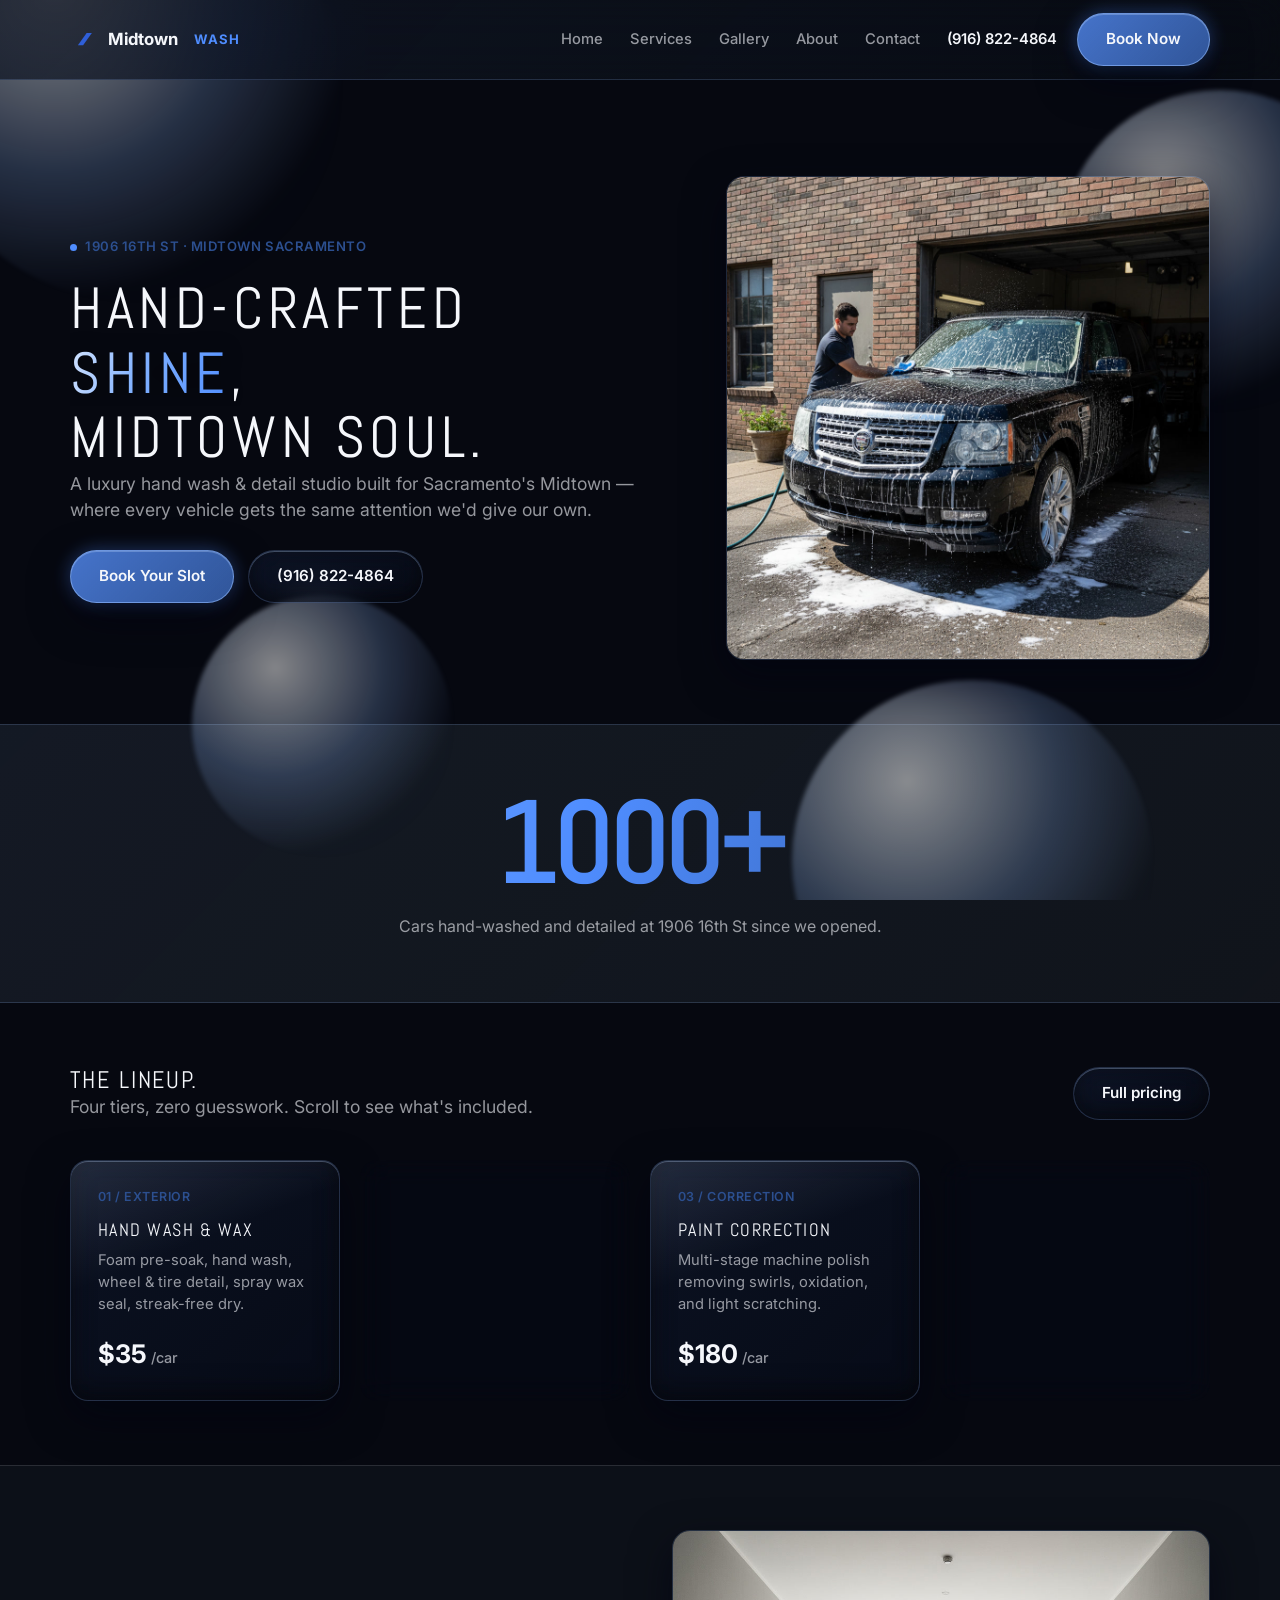
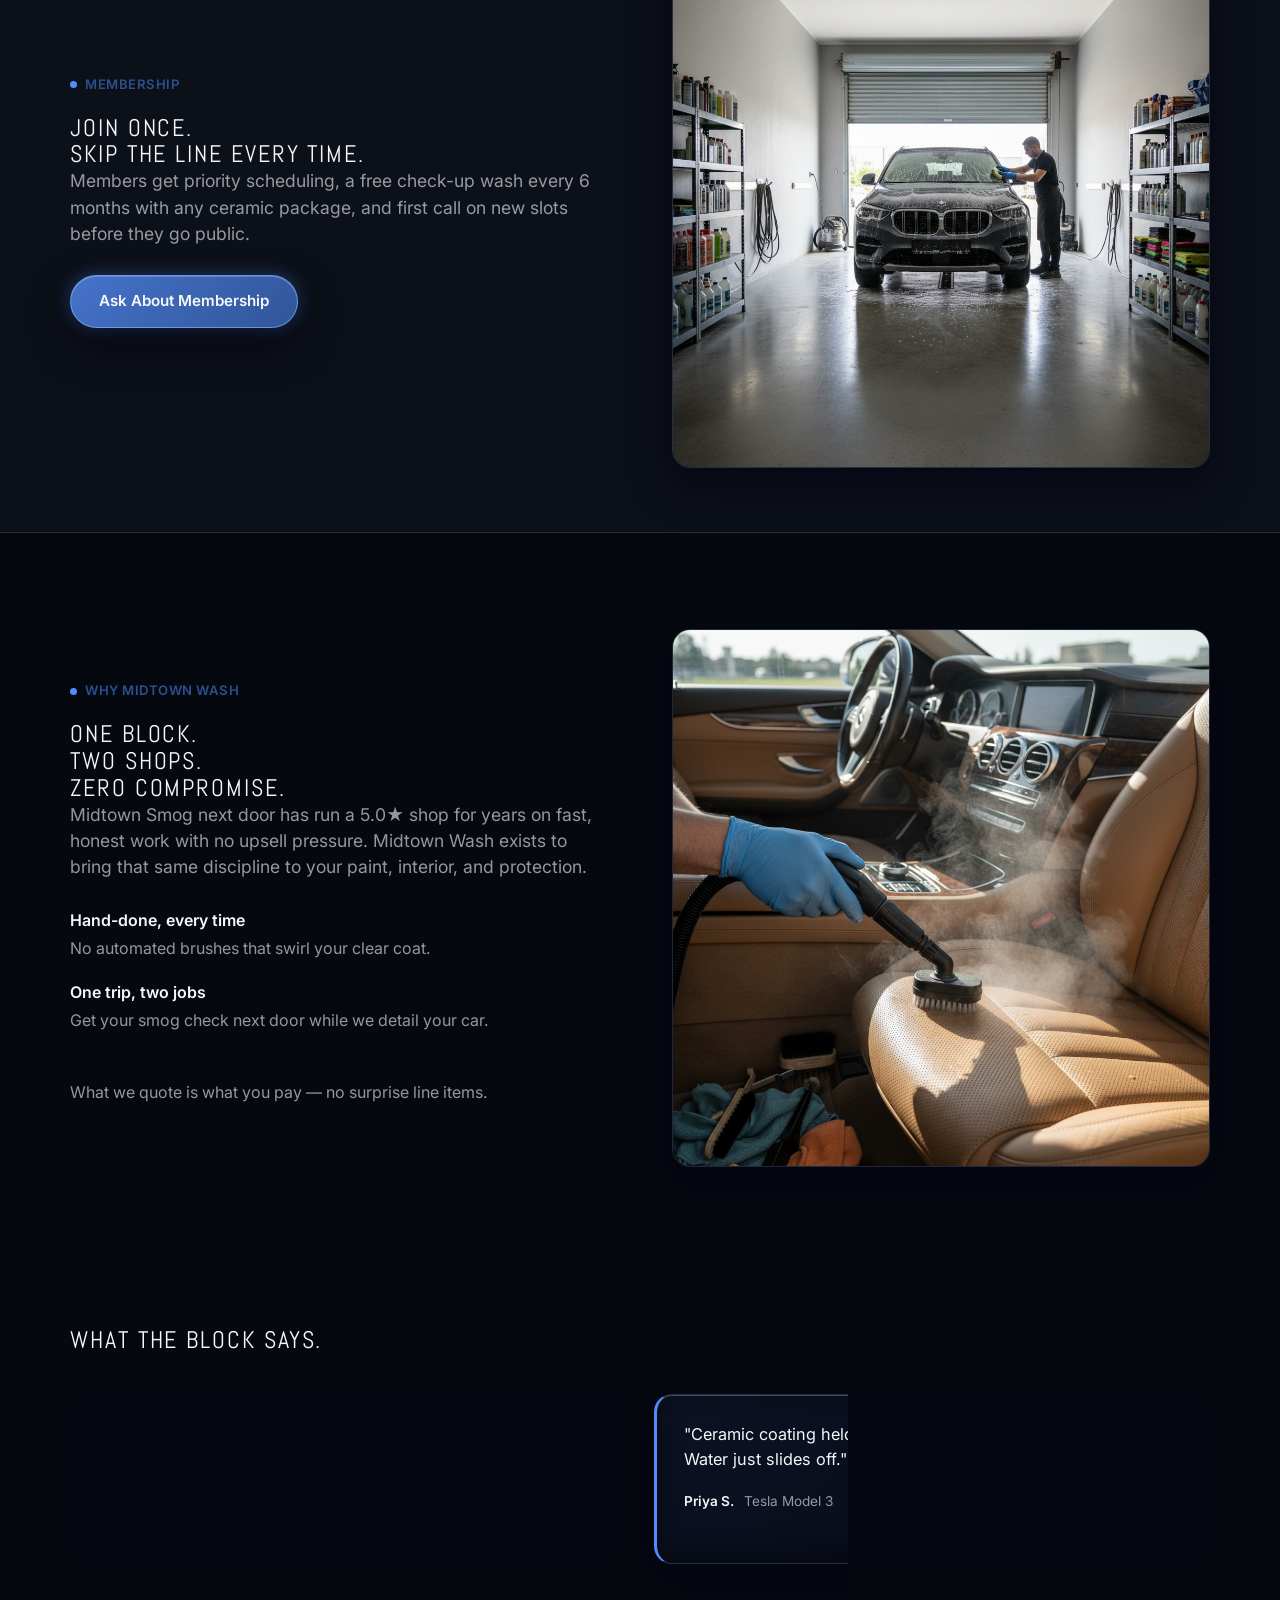
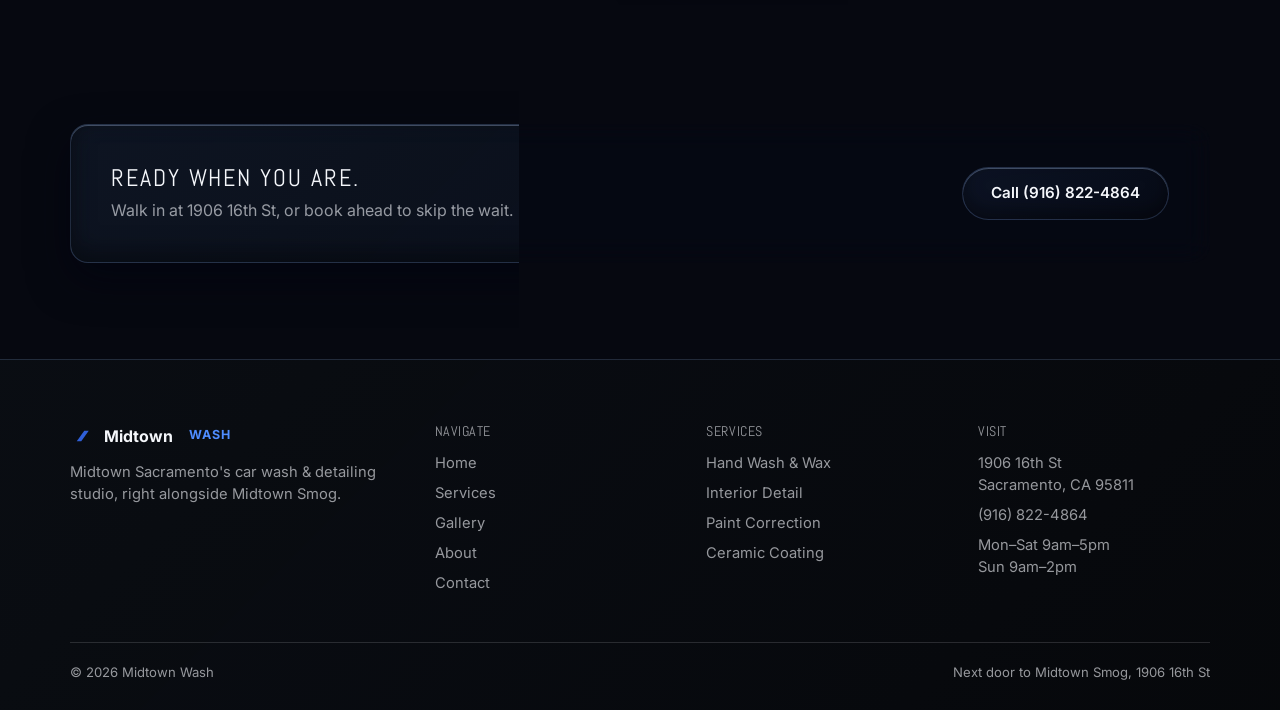
<file: index.html>
<!DOCTYPE html>
<html lang="en">
<head>
<meta charset="UTF-8">
<meta name="viewport" content="width=device-width, initial-scale=1.0">
<title>Midtown Wash — Hand Car Wash &amp; Detailing, Sacramento</title>
<meta name="description" content="Midtown Wash is Midtown Sacramento's hand car wash and detailing studio at 1906 16th St, alongside Midtown Smog. Hand wash, full detail, paint correction, ceramic coating. (916) 822-4864.">
<link rel="icon" href="data:,">
<link rel="stylesheet" href="css/main.css">
</head>
<body>

<div class="bokeh-field">
  <div class="bokeh-orb orb-1"></div>
  <div class="bokeh-orb orb-2"></div>
  <div class="bokeh-orb orb-3"></div>
  <div class="bokeh-orb orb-4"></div>
</div>

<header>
  <nav class="nav">
    <a href="index.html" class="brand">
      <svg viewBox="0 0 32 32" fill="none"><path d="M9 23 L19 9 H25 L15 23 Z" fill="#2f5fd8"/></svg>
      Midtown<span class="brand-sub">Wash</span>
    </a>
    <div class="nav-links">
      <a href="index.html">Home</a>
      <a href="services.html">Services</a>
      <a href="gallery.html">Gallery</a>
      <a href="about.html">About</a>
      <a href="contact.html">Contact</a>
    </div>
    <div class="nav-cta">
      <a href="tel:19168224864" class="nav-phone">(916) 822-4864</a>
      <a href="contact.html" class="btn btn-signal">Book Now</a>
    </div>
    <button class="nav-toggle" aria-label="Menu">
      <svg viewBox="0 0 24 24" fill="none" stroke="currentColor" stroke-width="2"><path d="M4 6h16M4 12h16M4 18h16"/></svg>
    </button>
  </nav>
</header>

<section class="hero">
  <div class="container hero-grid">
    <div>
      <div class="hero-kicker"><span class="dot"></span>1906 16th St · Midtown Sacramento</div>
      <h1 data-lines>Hand-Crafted <span class="text-gradient-accent">Shine</span>,<br>Midtown Soul.</h1>
      <p class="lede">A luxury hand wash &amp; detail studio built for Sacramento's Midtown — where every vehicle gets the same attention we'd give our own.</p>
      <div class="hero-actions">
        <a href="contact.html" class="btn btn-signal">Book Your Slot</a>
        <a href="tel:19168224864" class="btn btn-outline">(916) 822-4864</a>
      </div>
    </div>
    <div class="hero-image">
      <img src="assets/images/hero-exterior-wash.png" alt="Car being hand washed at Midtown Wash">
    </div>
  </div>
</section>

<section class="flex-band">
  <div class="container">
    <div class="flex-number" data-count-to="1000" data-count-suffix="+">0</div>
    <p class="flex-label">Cars hand-washed and detailed at 1906 16th St since we opened.</p>
  </div>
</section>

<section class="section-tight">
  <div class="container">
    <div class="strip-head">
      <div>
        <h2>The lineup.</h2>
        <p class="lede">Four tiers, zero guesswork. Scroll to see what's included.</p>
      </div>
      <a href="services.html" class="btn btn-outline">Full pricing</a>
    </div>
    <div class="service-strip">
      <div class="service-card">
        <span class="service-num">01 / Exterior</span>
        <h3>Hand Wash &amp; Wax</h3>
        <p>Foam pre-soak, hand wash, wheel &amp; tire detail, spray wax seal, streak-free dry.</p>
        <div class="service-price">$35<span> /car</span></div>
      </div>
      <div class="service-card">
        <span class="service-num">02 / Interior</span>
        <h3>Full Interior Detail</h3>
        <p>Deep vacuum, steam-cleaned seats and carpets, dash degrease, odor treatment.</p>
        <div class="service-price">$120<span> /car</span></div>
      </div>
      <div class="service-card">
        <span class="service-num">03 / Correction</span>
        <h3>Paint Correction</h3>
        <p>Multi-stage machine polish removing swirls, oxidation, and light scratching.</p>
        <div class="service-price">$180<span> /car</span></div>
      </div>
      <div class="service-card">
        <span class="service-num">04 / Protection</span>
        <h3>Ceramic Coating</h3>
        <p>Decontamination, polish, and a professional-grade coating that beads water for years.</p>
        <div class="service-price">$450<span> /car</span></div>
      </div>
    </div>
  </div>
</section>

<section class="section-tight" style="background:var(--paper-dim);border-top:1px solid var(--line-light);border-bottom:1px solid var(--line-light);">
  <div class="container split">
    <div>
      <div class="hero-kicker"><span class="dot"></span>Membership</div>
      <h2>Join once.<br>Skip the line every time.</h2>
      <p class="lede">Members get priority scheduling, a free check-up wash every 6 months with any ceramic package, and first call on new slots before they go public.</p>
      <a href="contact.html" class="btn btn-signal" style="margin-top:28px;display:inline-flex;">Ask About Membership</a>
    </div>
    <img src="assets/images/garage-bay-wide.png" alt="Midtown Wash detail bay">
  </div>
</section>

<section>
  <div class="container split">
    <div>
      <div class="hero-kicker"><span class="dot"></span>Why Midtown Wash</div>
      <h2>One block.<br>Two shops.<br>Zero compromise.</h2>
      <p class="lede">Midtown Smog next door has run a 5.0★ shop for years on fast, honest work with no upsell pressure. Midtown Wash exists to bring that same discipline to your paint, interior, and protection.</p>
      <dl class="fact-list">
        <dt>Hand-done, every time</dt>
        <dd>No automated brushes that swirl your clear coat.</dd>
        <dt>One trip, two jobs</dt>
        <dd>Get your smog check next door while we detail your car.</dd>
        <dt>Transparent pricing</dt>
        <dd>What we quote is what you pay — no surprise line items.</dd>
      </dl>
    </div>
    <img src="assets/images/interior-steam.png" alt="Interior steam cleaning at Midtown Wash">
  </div>
</section>

<section class="section-tight">
  <div class="container">
    <h2>What the block says.</h2>
    <div class="quote-row">
      <div class="quote-card">
        <p>"Got my smog check next door and had them detail my interior while I waited. Car looked brand new — same efficient, no-nonsense energy as the smog shop."</p>
        <div class="quote-meta"><span>Marcus T.</span><span>Honda Accord</span></div>
      </div>
      <div class="quote-card">
        <p>"Ceramic coating held up through a full Sacramento summer. Water just slides off."</p>
        <div class="quote-meta"><span>Priya S.</span><span>Tesla Model 3</span></div>
      </div>
    </div>
  </div>
</section>

<section>
  <div class="container">
    <div class="cta-band">
      <div>
        <h2>Ready when you are.</h2>
        <p>Walk in at 1906 16th St, or book ahead to skip the wait.</p>
      </div>
      <div style="display:flex;gap:14px;flex-wrap:wrap;">
        <a href="contact.html" class="btn btn-signal">Book Now</a>
        <a href="tel:19168224864" class="btn btn-outline">Call (916) 822-4864</a>
      </div>
    </div>
  </div>
</section>

<footer>
  <div class="container">
    <div class="footer-grid">
      <div>
        <a href="index.html" class="footer-brand">
          <svg viewBox="0 0 32 32" fill="none"><path d="M9 23 L19 9 H25 L15 23 Z" fill="#2f5fd8"/></svg>
          Midtown<span class="brand-sub">Wash</span>
        </a>
        <p>Midtown Sacramento's car wash &amp; detailing studio, right alongside Midtown Smog.</p>
      </div>
      <div>
        <h4>Navigate</h4>
        <ul>
          <li><a href="index.html">Home</a></li>
          <li><a href="services.html">Services</a></li>
          <li><a href="gallery.html">Gallery</a></li>
          <li><a href="about.html">About</a></li>
          <li><a href="contact.html">Contact</a></li>
        </ul>
      </div>
      <div>
        <h4>Services</h4>
        <ul>
          <li><a href="services.html#wash">Hand Wash &amp; Wax</a></li>
          <li><a href="services.html#interior">Interior Detail</a></li>
          <li><a href="services.html#correction">Paint Correction</a></li>
          <li><a href="services.html#ceramic">Ceramic Coating</a></li>
        </ul>
      </div>
      <div>
        <h4>Visit</h4>
        <ul>
          <li>1906 16th St<br>Sacramento, CA 95811</li>
          <li><a href="tel:19168224864">(916) 822-4864</a></li>
          <li>Mon–Sat 9am–5pm<br>Sun 9am–2pm</li>
        </ul>
      </div>
    </div>
    <div class="footer-bottom">
      <span>© 2026 Midtown Wash</span>
      <span>Next door to Midtown Smog, 1906 16th St</span>
    </div>
  </div>
</footer>

<div class="call-bar">
  <a href="tel:19168224864">Call Now — (916) 822-4864</a>
</div>

<script src="js/motion.js"></script>
<script src="js/main.js"></script>
</body>
</html>
</file>
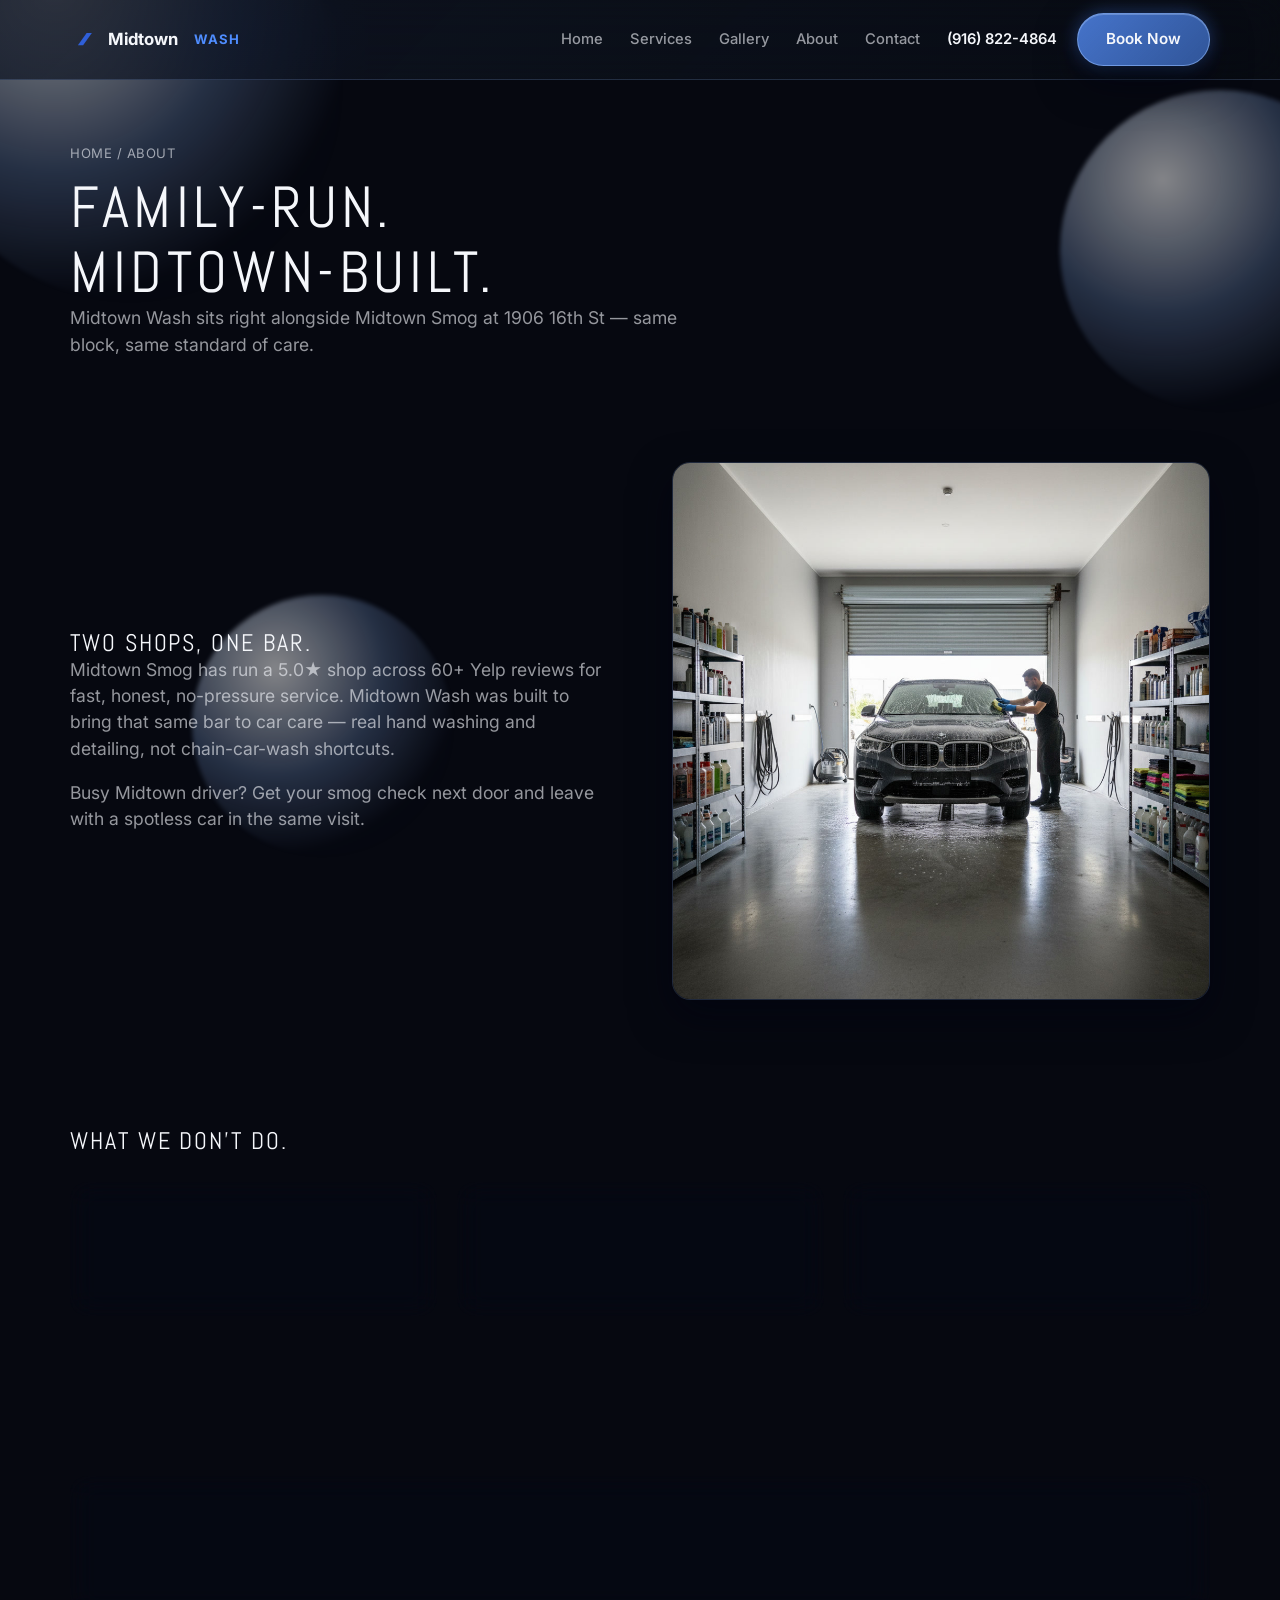
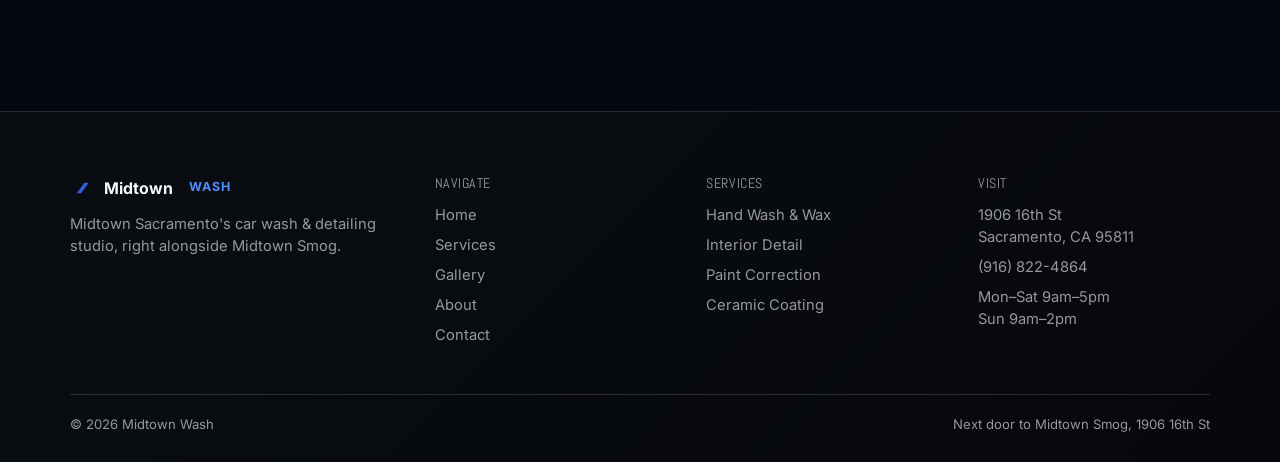
<file: about.html>
<!DOCTYPE html>
<html lang="en">
<head>
<meta charset="UTF-8">
<meta name="viewport" content="width=device-width, initial-scale=1.0">
<title>About — Midtown Wash</title>
<meta name="description" content="Midtown Wash is a family-run car wash and detail studio at 1906 16th St, Sacramento, operating alongside Midtown Smog.">
<link rel="icon" href="data:,">
<link rel="stylesheet" href="css/main.css">
</head>
<body>

<div class="bokeh-field">
  <div class="bokeh-orb orb-1"></div>
  <div class="bokeh-orb orb-2"></div>
  <div class="bokeh-orb orb-3"></div>
  <div class="bokeh-orb orb-4"></div>
</div>

<header>
  <nav class="nav">
    <a href="index.html" class="brand">
      <svg viewBox="0 0 32 32" fill="none"><path d="M9 23 L19 9 H25 L15 23 Z" fill="#2f5fd8"/></svg>
      Midtown<span class="brand-sub">Wash</span>
    </a>
    <div class="nav-links">
      <a href="index.html">Home</a>
      <a href="services.html">Services</a>
      <a href="gallery.html">Gallery</a>
      <a href="about.html">About</a>
      <a href="contact.html">Contact</a>
    </div>
    <div class="nav-cta">
      <a href="tel:19168224864" class="nav-phone">(916) 822-4864</a>
      <a href="contact.html" class="btn btn-signal">Book Now</a>
    </div>
    <button class="nav-toggle" aria-label="Menu">
      <svg viewBox="0 0 24 24" fill="none" stroke="currentColor" stroke-width="2"><path d="M4 6h16M4 12h16M4 18h16"/></svg>
    </button>
  </nav>
</header>

<section class="page-header">
  <div class="container">
    <div class="breadcrumb">Home / About</div>
    <h1 data-lines>Family-run.<br>Midtown-built.</h1>
    <p class="lede">Midtown Wash sits right alongside Midtown Smog at 1906 16th St — same block, same standard of care.</p>
  </div>
</section>

<section class="section-tight">
  <div class="container split">
    <div>
      <h2>Two shops, one bar.</h2>
      <p class="lede">Midtown Smog has run a 5.0★ shop across 60+ Yelp reviews for fast, honest, no-pressure service. Midtown Wash was built to bring that same bar to car care — real hand washing and detailing, not chain-car-wash shortcuts.</p>
      <p class="lede" style="margin-top:18px;">Busy Midtown driver? Get your smog check next door and leave with a spotless car in the same visit.</p>
    </div>
    <img src="assets/images/garage-bay-wide.png" alt="Midtown Wash garage bay">
  </div>
</section>

<section class="section-tight">
  <div class="container">
    <h2>What we don't do.</h2>
    <div class="bento">
      <div class="bento-cell span-2">
        <div class="bento-label">No upsells</div>
        <p style="color:var(--paper-ink-dim);font-size:.92rem;margin-top:6px;">What we quote is what you pay. If your car needs more, we tell you before — not after.</p>
      </div>
      <div class="bento-cell span-2">
        <div class="bento-label">No automated brushes</div>
        <p style="color:var(--paper-ink-dim);font-size:.92rem;margin-top:6px;">Every wash is hand-done. Machines swirl paint — hands and the right products don't.</p>
      </div>
      <div class="bento-cell span-2">
        <div class="bento-label">No second stop</div>
        <p style="color:var(--paper-ink-dim);font-size:.92rem;margin-top:6px;">1906 16th St covers your smog check and your car wash in one trip.</p>
      </div>
    </div>
  </div>
</section>

<section>
  <div class="container">
    <div class="cta-band">
      <div>
        <h2>Come see the shop.</h2>
        <p>1906 16th St, Sacramento, CA 95811 — open 7 days.</p>
      </div>
      <div style="display:flex;gap:14px;flex-wrap:wrap;">
        <a href="contact.html" class="btn btn-signal">Book Now</a>
        <a href="tel:19168224864" class="btn btn-outline">(916) 822-4864</a>
      </div>
    </div>
  </div>
</section>

<footer>
  <div class="container">
    <div class="footer-grid">
      <div>
        <a href="index.html" class="footer-brand">
          <svg viewBox="0 0 32 32" fill="none"><path d="M9 23 L19 9 H25 L15 23 Z" fill="#2f5fd8"/></svg>
          Midtown<span class="brand-sub">Wash</span>
        </a>
        <p>Midtown Sacramento's car wash &amp; detailing studio, right alongside Midtown Smog.</p>
      </div>
      <div>
        <h4>Navigate</h4>
        <ul>
          <li><a href="index.html">Home</a></li>
          <li><a href="services.html">Services</a></li>
          <li><a href="gallery.html">Gallery</a></li>
          <li><a href="about.html">About</a></li>
          <li><a href="contact.html">Contact</a></li>
        </ul>
      </div>
      <div>
        <h4>Services</h4>
        <ul>
          <li><a href="services.html#wash">Hand Wash &amp; Wax</a></li>
          <li><a href="services.html#interior">Interior Detail</a></li>
          <li><a href="services.html#correction">Paint Correction</a></li>
          <li><a href="services.html#ceramic">Ceramic Coating</a></li>
        </ul>
      </div>
      <div>
        <h4>Visit</h4>
        <ul>
          <li>1906 16th St<br>Sacramento, CA 95811</li>
          <li><a href="tel:19168224864">(916) 822-4864</a></li>
          <li>Mon–Sat 9am–5pm<br>Sun 9am–2pm</li>
        </ul>
      </div>
    </div>
    <div class="footer-bottom">
      <span>© 2026 Midtown Wash</span>
      <span>Next door to Midtown Smog, 1906 16th St</span>
    </div>
  </div>
</footer>

<div class="call-bar">
  <a href="tel:19168224864">Call Now — (916) 822-4864</a>
</div>

<script src="js/motion.js"></script>
<script src="js/main.js"></script>
</body>
</html>
</file>
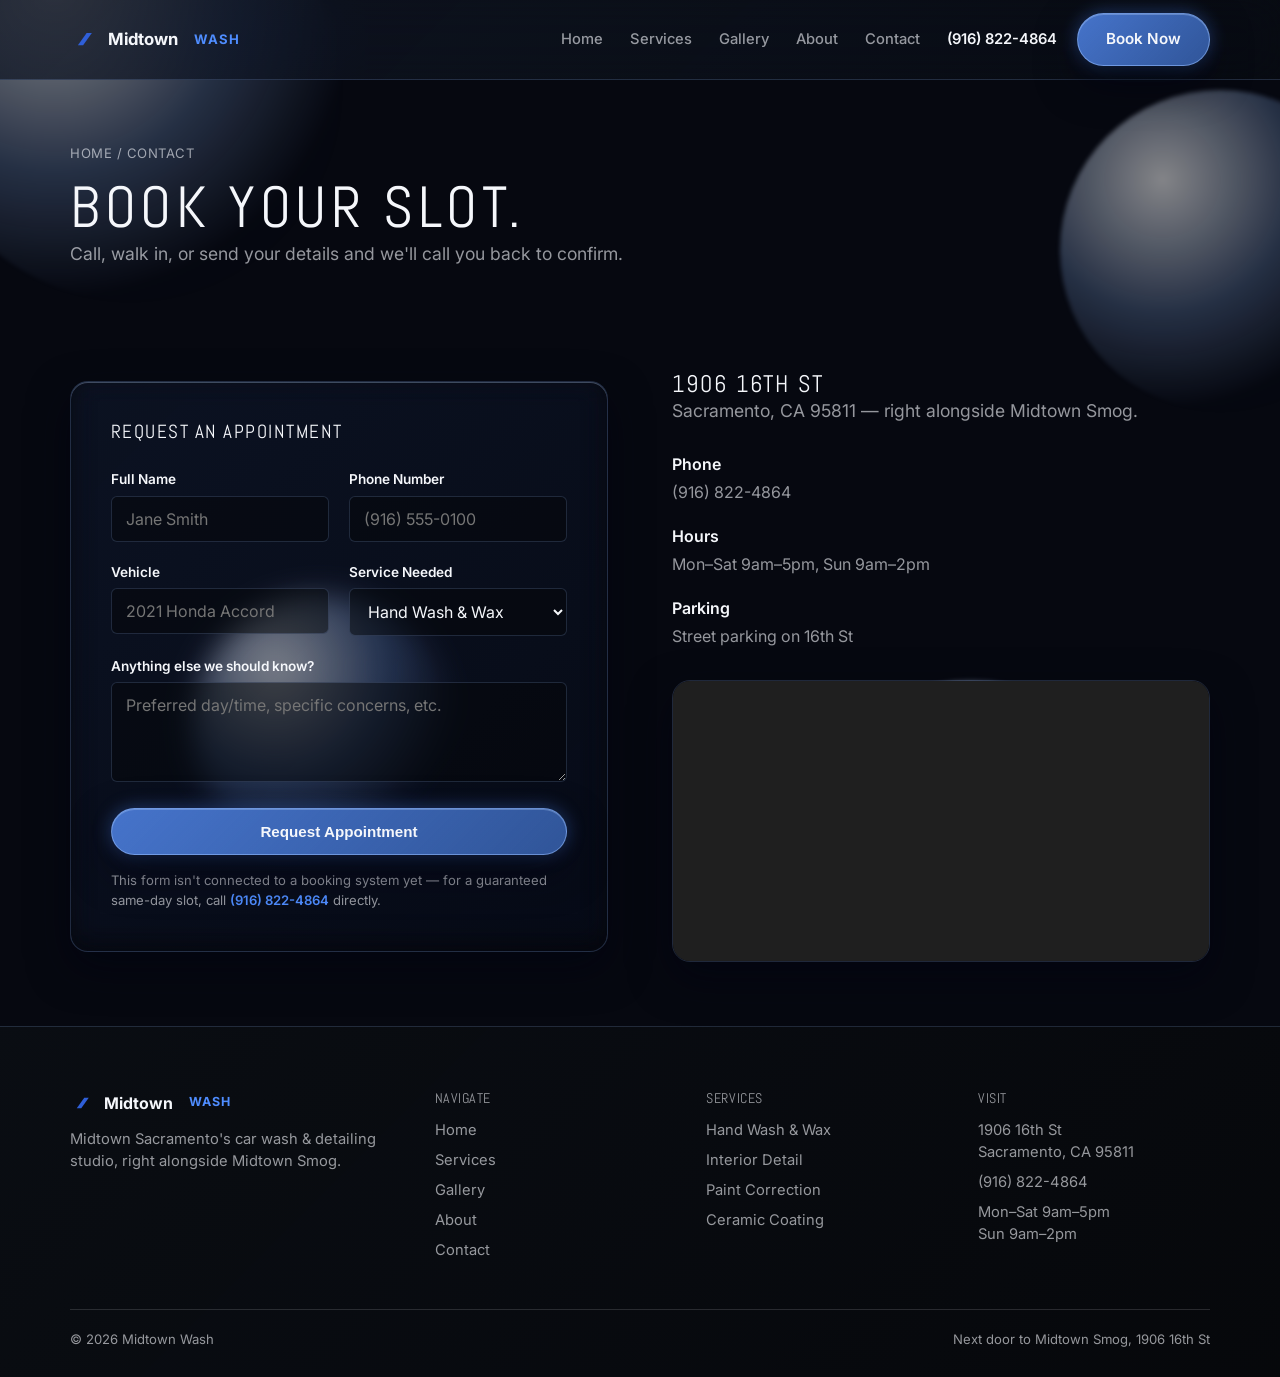
<file: contact.html>
<!DOCTYPE html>
<html lang="en">
<head>
<meta charset="UTF-8">
<meta name="viewport" content="width=device-width, initial-scale=1.0">
<title>Contact &amp; Book — Midtown Wash</title>
<meta name="description" content="Book your wash or detail at Midtown Wash, 1906 16th St, Sacramento, CA 95811. Call (916) 822-4864.">
<link rel="icon" href="data:,">
<link rel="stylesheet" href="css/main.css">
</head>
<body>

<div class="bokeh-field">
  <div class="bokeh-orb orb-1"></div>
  <div class="bokeh-orb orb-2"></div>
  <div class="bokeh-orb orb-3"></div>
  <div class="bokeh-orb orb-4"></div>
</div>

<header>
  <nav class="nav">
    <a href="index.html" class="brand">
      <svg viewBox="0 0 32 32" fill="none"><path d="M9 23 L19 9 H25 L15 23 Z" fill="#2f5fd8"/></svg>
      Midtown<span class="brand-sub">Wash</span>
    </a>
    <div class="nav-links">
      <a href="index.html">Home</a>
      <a href="services.html">Services</a>
      <a href="gallery.html">Gallery</a>
      <a href="about.html">About</a>
      <a href="contact.html">Contact</a>
    </div>
    <div class="nav-cta">
      <a href="tel:19168224864" class="nav-phone">(916) 822-4864</a>
      <a href="contact.html" class="btn btn-signal">Book Now</a>
    </div>
    <button class="nav-toggle" aria-label="Menu">
      <svg viewBox="0 0 24 24" fill="none" stroke="currentColor" stroke-width="2"><path d="M4 6h16M4 12h16M4 18h16"/></svg>
    </button>
  </nav>
</header>

<section class="page-header">
  <div class="container">
    <div class="breadcrumb">Home / Contact</div>
    <h1 data-lines>Book your slot.</h1>
    <p class="lede">Call, walk in, or send your details and we'll call you back to confirm.</p>
  </div>
</section>

<section class="section-tight">
  <div class="container split">
    <div class="form-card">
      <h3 style="margin-bottom:26px;">Request an Appointment</h3>
      <form id="contact-form">
        <div class="form-row">
          <div><label for="name">Full Name</label><input type="text" id="name" name="name" placeholder="Jane Smith" required></div>
          <div><label for="phone">Phone Number</label><input type="tel" id="phone" name="phone" placeholder="(916) 555-0100" required></div>
        </div>
        <div class="form-row">
          <div><label for="vehicle">Vehicle</label><input type="text" id="vehicle" name="vehicle" placeholder="2021 Honda Accord"></div>
          <div>
            <label for="service">Service Needed</label>
            <select id="service" name="service">
              <option>Hand Wash &amp; Wax</option>
              <option>Full Interior Detail</option>
              <option>Paint Correction</option>
              <option>Ceramic Coating</option>
              <option>Not sure — recommend something</option>
            </select>
          </div>
        </div>
        <div class="form-row">
          <div class="full"><label for="message">Anything else we should know?</label><textarea id="message" name="message" placeholder="Preferred day/time, specific concerns, etc."></textarea></div>
        </div>
        <button type="submit" class="btn btn-signal btn-block">Request Appointment</button>
        <p style="font-size:.82rem;color:var(--paper-ink-dim);margin-top:16px;">
          This form isn't connected to a booking system yet — for a guaranteed same-day slot, call
          <a href="tel:19168224864" style="color:var(--accent);font-weight:600;">(916) 822-4864</a> directly.
        </p>
      </form>
    </div>

    <div>
      <h2>1906 16th St</h2>
      <p class="lede">Sacramento, CA 95811 — right alongside Midtown Smog.</p>
      <dl class="fact-list">
        <dt>Phone</dt><dd><a href="tel:19168224864">(916) 822-4864</a></dd>
        <dt>Hours</dt><dd>Mon–Sat 9am–5pm, Sun 9am–2pm</dd>
        <dt>Parking</dt><dd>Street parking on 16th St</dd>
      </dl>
      <div class="map-wrap" style="margin-top:32px;">
        <iframe src="https://www.google.com/maps?q=1906+16th+St,+Sacramento,+CA+95811&output=embed" loading="lazy" referrerpolicy="no-referrer-when-downgrade"></iframe>
      </div>
    </div>
  </div>
</section>

<footer>
  <div class="container">
    <div class="footer-grid">
      <div>
        <a href="index.html" class="footer-brand">
          <svg viewBox="0 0 32 32" fill="none"><path d="M9 23 L19 9 H25 L15 23 Z" fill="#2f5fd8"/></svg>
          Midtown<span class="brand-sub">Wash</span>
        </a>
        <p>Midtown Sacramento's car wash &amp; detailing studio, right alongside Midtown Smog.</p>
      </div>
      <div>
        <h4>Navigate</h4>
        <ul>
          <li><a href="index.html">Home</a></li>
          <li><a href="services.html">Services</a></li>
          <li><a href="gallery.html">Gallery</a></li>
          <li><a href="about.html">About</a></li>
          <li><a href="contact.html">Contact</a></li>
        </ul>
      </div>
      <div>
        <h4>Services</h4>
        <ul>
          <li><a href="services.html#wash">Hand Wash &amp; Wax</a></li>
          <li><a href="services.html#interior">Interior Detail</a></li>
          <li><a href="services.html#correction">Paint Correction</a></li>
          <li><a href="services.html#ceramic">Ceramic Coating</a></li>
        </ul>
      </div>
      <div>
        <h4>Visit</h4>
        <ul>
          <li>1906 16th St<br>Sacramento, CA 95811</li>
          <li><a href="tel:19168224864">(916) 822-4864</a></li>
          <li>Mon–Sat 9am–5pm<br>Sun 9am–2pm</li>
        </ul>
      </div>
    </div>
    <div class="footer-bottom">
      <span>© 2026 Midtown Wash</span>
      <span>Next door to Midtown Smog, 1906 16th St</span>
    </div>
  </div>
</footer>

<div class="call-bar">
  <a href="tel:19168224864">Call Now — (916) 822-4864</a>
</div>

<script src="js/motion.js"></script>
<script src="js/main.js"></script>
</body>
</html>
</file>
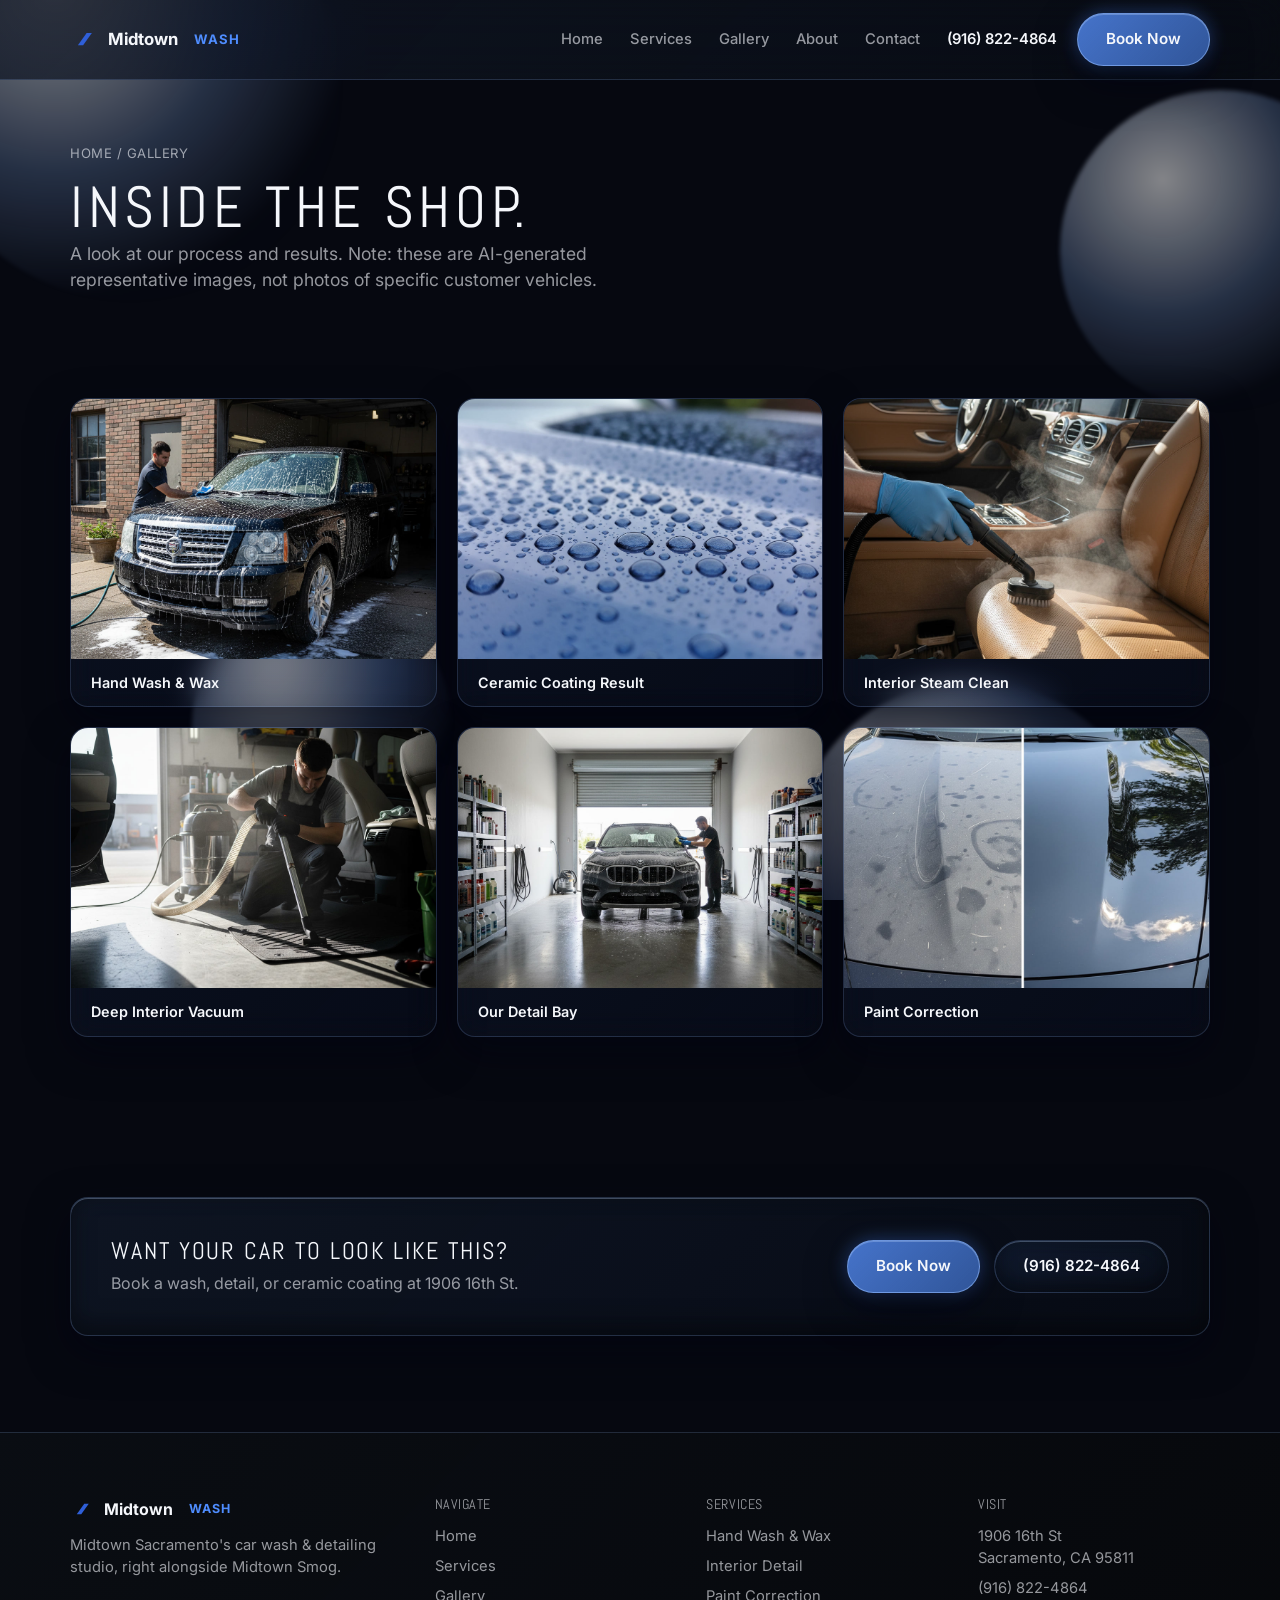
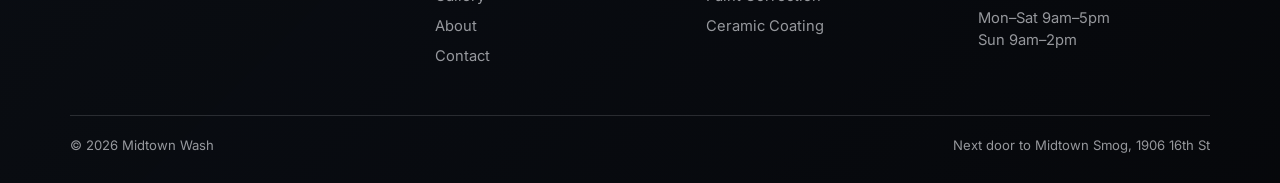
<file: gallery.html>
<!DOCTYPE html>
<html lang="en">
<head>
<meta charset="UTF-8">
<meta name="viewport" content="width=device-width, initial-scale=1.0">
<title>Gallery — Midtown Wash</title>
<meta name="description" content="See Midtown Wash's process: hand washes, interior details, paint correction, ceramic coating. 1906 16th St, Sacramento.">
<link rel="icon" href="data:,">
<link rel="stylesheet" href="css/main.css">
</head>
<body>

<div class="bokeh-field">
  <div class="bokeh-orb orb-1"></div>
  <div class="bokeh-orb orb-2"></div>
  <div class="bokeh-orb orb-3"></div>
  <div class="bokeh-orb orb-4"></div>
</div>

<header>
  <nav class="nav">
    <a href="index.html" class="brand">
      <svg viewBox="0 0 32 32" fill="none"><path d="M9 23 L19 9 H25 L15 23 Z" fill="#2f5fd8"/></svg>
      Midtown<span class="brand-sub">Wash</span>
    </a>
    <div class="nav-links">
      <a href="index.html">Home</a>
      <a href="services.html">Services</a>
      <a href="gallery.html">Gallery</a>
      <a href="about.html">About</a>
      <a href="contact.html">Contact</a>
    </div>
    <div class="nav-cta">
      <a href="tel:19168224864" class="nav-phone">(916) 822-4864</a>
      <a href="contact.html" class="btn btn-signal">Book Now</a>
    </div>
    <button class="nav-toggle" aria-label="Menu">
      <svg viewBox="0 0 24 24" fill="none" stroke="currentColor" stroke-width="2"><path d="M4 6h16M4 12h16M4 18h16"/></svg>
    </button>
  </nav>
</header>

<section class="page-header">
  <div class="container">
    <div class="breadcrumb">Home / Gallery</div>
    <h1 data-lines>Inside the shop.</h1>
    <p class="lede">A look at our process and results. Note: these are AI-generated representative images, not photos of specific customer vehicles.</p>
  </div>
</section>

<section class="section-tight">
  <div class="container">
    <div class="gallery-grid">
      <div class="g-item"><img src="assets/images/hero-exterior-wash.png" alt="Hand wash in progress"><div class="cap">Hand Wash &amp; Wax</div></div>
      <div class="g-item"><img src="assets/images/ceramic-beading.png" alt="Ceramic coating water beading"><div class="cap">Ceramic Coating Result</div></div>
      <div class="g-item"><img src="assets/images/interior-steam.png" alt="Steam cleaning interior"><div class="cap">Interior Steam Clean</div></div>
      <div class="g-item"><img src="assets/images/interior-vacuum.png" alt="Vacuuming interior"><div class="cap">Deep Interior Vacuum</div></div>
      <div class="g-item"><img src="assets/images/garage-bay-wide.png" alt="Garage bay"><div class="cap">Our Detail Bay</div></div>
      <div class="g-item"><img src="assets/images/before-after-paint.png" alt="Before/after paint correction"><div class="cap">Paint Correction</div></div>
    </div>
  </div>
</section>

<section>
  <div class="container">
    <div class="cta-band">
      <div>
        <h2>Want your car to look like this?</h2>
        <p>Book a wash, detail, or ceramic coating at 1906 16th St.</p>
      </div>
      <div style="display:flex;gap:14px;flex-wrap:wrap;">
        <a href="contact.html" class="btn btn-signal">Book Now</a>
        <a href="tel:19168224864" class="btn btn-outline">(916) 822-4864</a>
      </div>
    </div>
  </div>
</section>

<footer>
  <div class="container">
    <div class="footer-grid">
      <div>
        <a href="index.html" class="footer-brand">
          <svg viewBox="0 0 32 32" fill="none"><path d="M9 23 L19 9 H25 L15 23 Z" fill="#2f5fd8"/></svg>
          Midtown<span class="brand-sub">Wash</span>
        </a>
        <p>Midtown Sacramento's car wash &amp; detailing studio, right alongside Midtown Smog.</p>
      </div>
      <div>
        <h4>Navigate</h4>
        <ul>
          <li><a href="index.html">Home</a></li>
          <li><a href="services.html">Services</a></li>
          <li><a href="gallery.html">Gallery</a></li>
          <li><a href="about.html">About</a></li>
          <li><a href="contact.html">Contact</a></li>
        </ul>
      </div>
      <div>
        <h4>Services</h4>
        <ul>
          <li><a href="services.html#wash">Hand Wash &amp; Wax</a></li>
          <li><a href="services.html#interior">Interior Detail</a></li>
          <li><a href="services.html#correction">Paint Correction</a></li>
          <li><a href="services.html#ceramic">Ceramic Coating</a></li>
        </ul>
      </div>
      <div>
        <h4>Visit</h4>
        <ul>
          <li>1906 16th St<br>Sacramento, CA 95811</li>
          <li><a href="tel:19168224864">(916) 822-4864</a></li>
          <li>Mon–Sat 9am–5pm<br>Sun 9am–2pm</li>
        </ul>
      </div>
    </div>
    <div class="footer-bottom">
      <span>© 2026 Midtown Wash</span>
      <span>Next door to Midtown Smog, 1906 16th St</span>
    </div>
  </div>
</footer>

<div class="call-bar">
  <a href="tel:19168224864">Call Now — (916) 822-4864</a>
</div>

<script src="js/motion.js"></script>
<script src="js/main.js"></script>
</body>
</html>
</file>
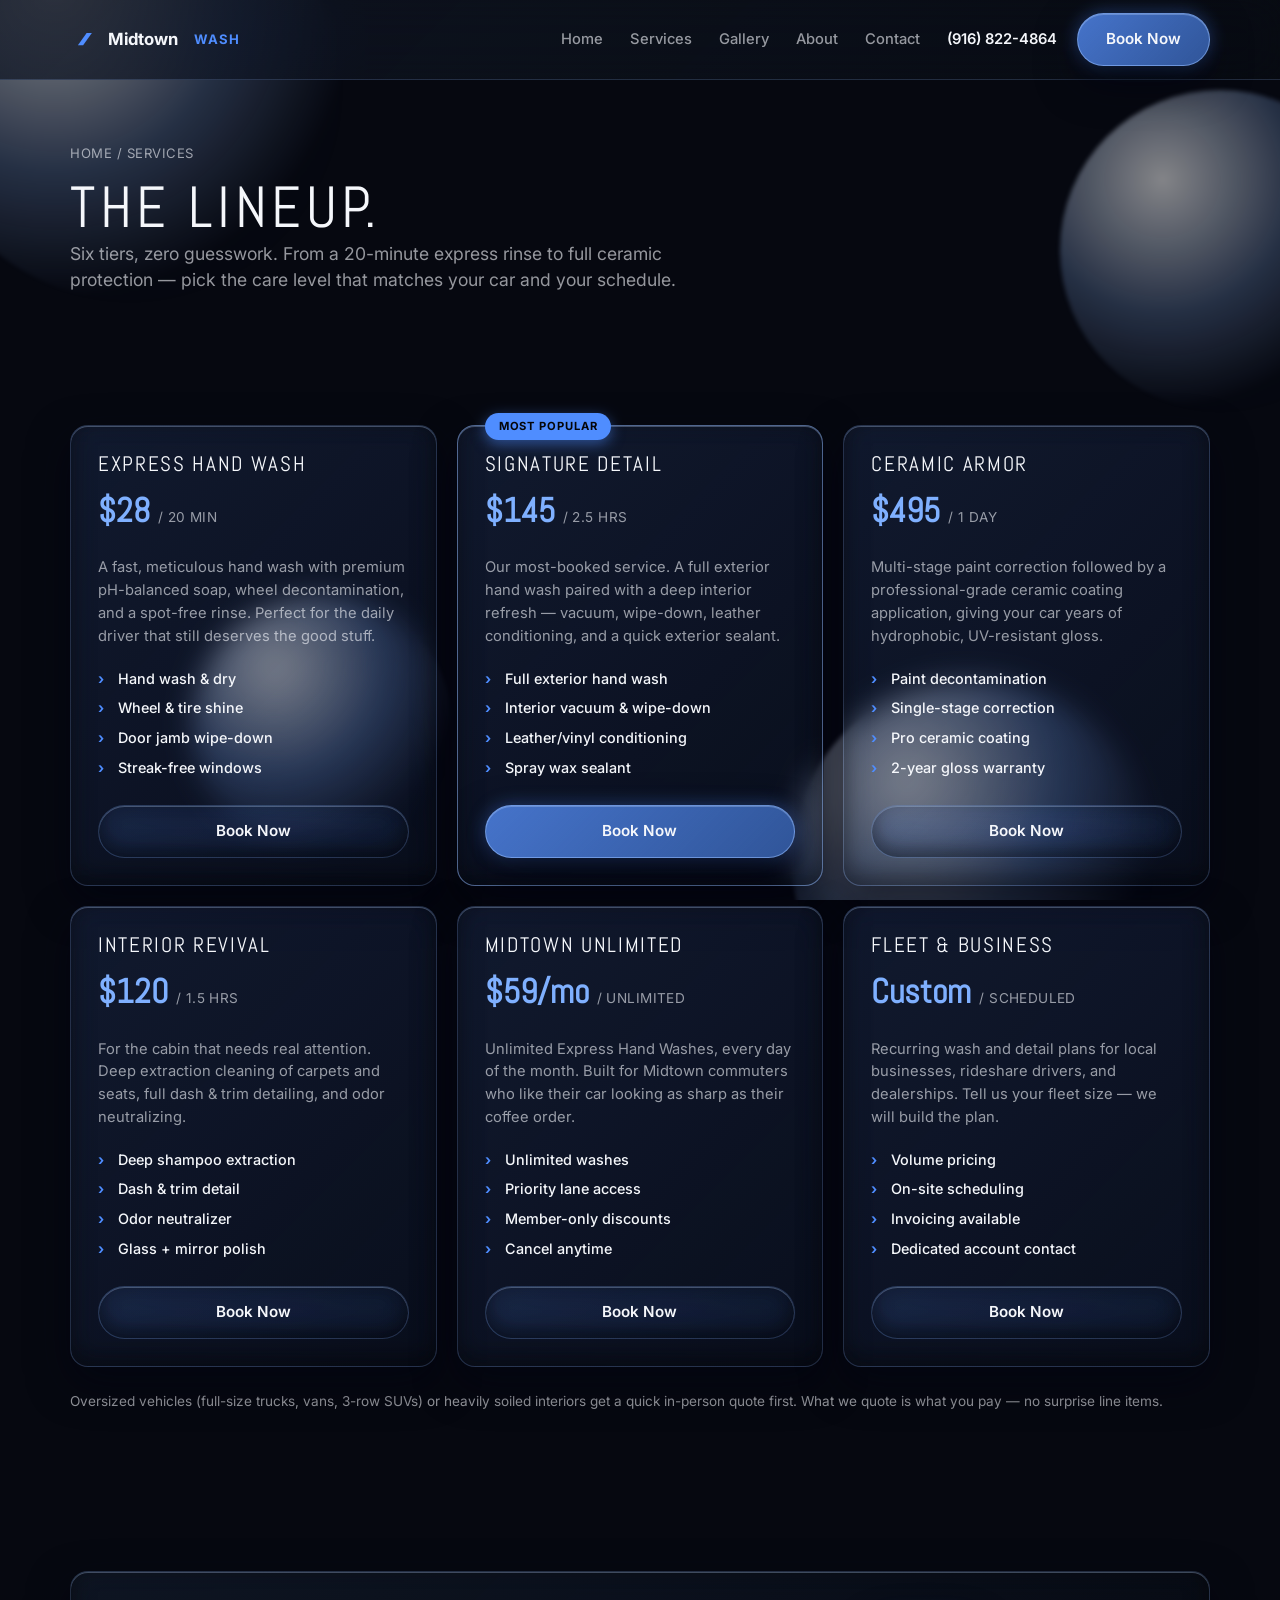
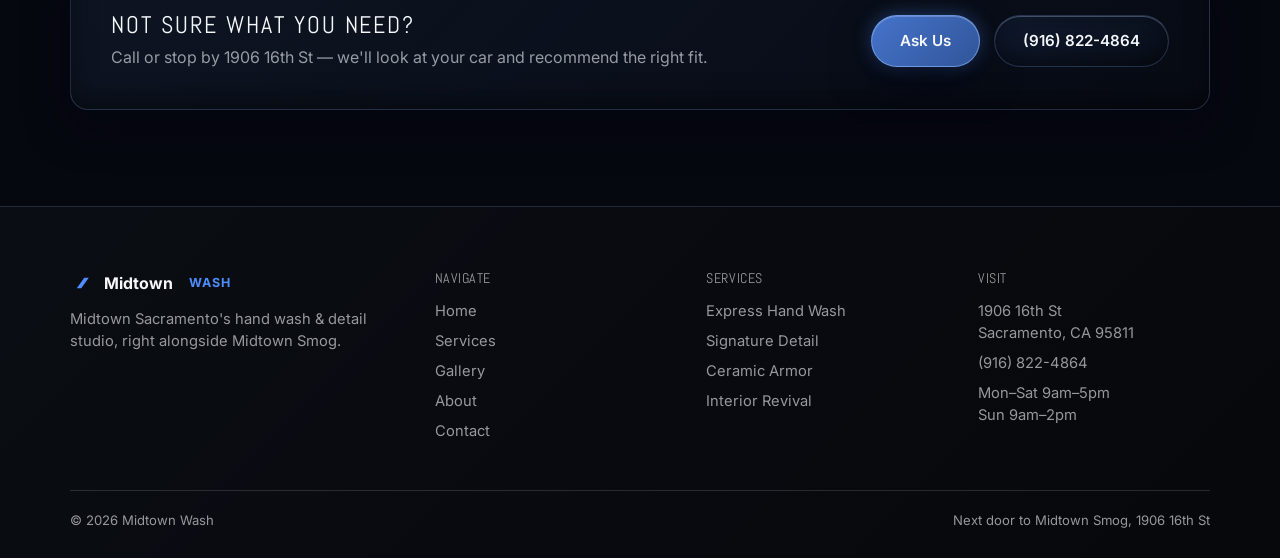
<file: services.html>
<!DOCTYPE html>
<html lang="en">
<head>
<meta charset="UTF-8">
<meta name="viewport" content="width=device-width, initial-scale=1.0">
<title>Services &amp; Pricing — Midtown Wash</title>
<meta name="description" content="Midtown Wash pricing: Express Hand Wash, Signature Detail, Ceramic Armor, Interior Revival, Midtown Unlimited membership, and Fleet plans. 1906 16th St, Sacramento.">
<link rel="icon" href="data:,">
<link rel="stylesheet" href="css/main.css">
</head>
<body>

<div class="bokeh-field">
  <div class="bokeh-orb orb-1"></div>
  <div class="bokeh-orb orb-2"></div>
  <div class="bokeh-orb orb-3"></div>
  <div class="bokeh-orb orb-4"></div>
</div>

<header>
  <nav class="nav">
    <a href="index.html" class="brand">
      <svg viewBox="0 0 32 32" fill="none"><path d="M9 23 L19 9 H25 L15 23 Z" fill="#4f8dff"/></svg>
      Midtown<span class="brand-sub">Wash</span>
    </a>
    <div class="nav-links">
      <a href="index.html">Home</a>
      <a href="services.html">Services</a>
      <a href="gallery.html">Gallery</a>
      <a href="about.html">About</a>
      <a href="contact.html">Contact</a>
    </div>
    <div class="nav-cta">
      <a href="tel:19168224864" class="nav-phone">(916) 822-4864</a>
      <a href="contact.html" class="btn btn-signal">Book Now</a>
    </div>
    <button class="nav-toggle" aria-label="Menu">
      <svg viewBox="0 0 24 24" fill="none" stroke="currentColor" stroke-width="2"><path d="M4 6h16M4 12h16M4 18h16"/></svg>
    </button>
  </nav>
</header>

<section class="page-header">
  <div class="container">
    <div class="breadcrumb">Home / Services</div>
    <h1 data-lines>The lineup.</h1>
    <p class="lede">Six tiers, zero guesswork. From a 20-minute express rinse to full ceramic protection — pick the care level that matches your car and your schedule.</p>
  </div>
</section>

<section class="section-tight">
  <div class="container">
    <div class="pricing-grid">

      <div class="pricing-card">
        <h3>Express Hand Wash</h3>
        <div class="pricing-price"><span class="amount">$28</span><span class="duration">/ 20 min</span></div>
        <p class="pricing-desc">A fast, meticulous hand wash with premium pH-balanced soap, wheel decontamination, and a spot-free rinse. Perfect for the daily driver that still deserves the good stuff.</p>
        <ul>
          <li>Hand wash &amp; dry</li>
          <li>Wheel &amp; tire shine</li>
          <li>Door jamb wipe-down</li>
          <li>Streak-free windows</li>
        </ul>
        <a href="contact.html" class="btn btn-outline btn-block">Book Now</a>
      </div>

      <div class="pricing-card featured">
        <span class="pricing-badge">Most Popular</span>
        <h3>Signature Detail</h3>
        <div class="pricing-price"><span class="amount">$145</span><span class="duration">/ 2.5 hrs</span></div>
        <p class="pricing-desc">Our most-booked service. A full exterior hand wash paired with a deep interior refresh — vacuum, wipe-down, leather conditioning, and a quick exterior sealant.</p>
        <ul>
          <li>Full exterior hand wash</li>
          <li>Interior vacuum &amp; wipe-down</li>
          <li>Leather/vinyl conditioning</li>
          <li>Spray wax sealant</li>
        </ul>
        <a href="contact.html" class="btn btn-signal btn-block">Book Now</a>
      </div>

      <div class="pricing-card">
        <h3>Ceramic Armor</h3>
        <div class="pricing-price"><span class="amount">$495</span><span class="duration">/ 1 day</span></div>
        <p class="pricing-desc">Multi-stage paint correction followed by a professional-grade ceramic coating application, giving your car years of hydrophobic, UV-resistant gloss.</p>
        <ul>
          <li>Paint decontamination</li>
          <li>Single-stage correction</li>
          <li>Pro ceramic coating</li>
          <li>2-year gloss warranty</li>
        </ul>
        <a href="contact.html" class="btn btn-outline btn-block">Book Now</a>
      </div>

      <div class="pricing-card">
        <h3>Interior Revival</h3>
        <div class="pricing-price"><span class="amount">$120</span><span class="duration">/ 1.5 hrs</span></div>
        <p class="pricing-desc">For the cabin that needs real attention. Deep extraction cleaning of carpets and seats, full dash &amp; trim detailing, and odor neutralizing.</p>
        <ul>
          <li>Deep shampoo extraction</li>
          <li>Dash &amp; trim detail</li>
          <li>Odor neutralizer</li>
          <li>Glass + mirror polish</li>
        </ul>
        <a href="contact.html" class="btn btn-outline btn-block">Book Now</a>
      </div>

      <div class="pricing-card">
        <h3>Midtown Unlimited</h3>
        <div class="pricing-price"><span class="amount">$59/mo</span><span class="duration">/ Unlimited</span></div>
        <p class="pricing-desc">Unlimited Express Hand Washes, every day of the month. Built for Midtown commuters who like their car looking as sharp as their coffee order.</p>
        <ul>
          <li>Unlimited washes</li>
          <li>Priority lane access</li>
          <li>Member-only discounts</li>
          <li>Cancel anytime</li>
        </ul>
        <a href="contact.html" class="btn btn-outline btn-block">Book Now</a>
      </div>

      <div class="pricing-card">
        <h3>Fleet &amp; Business</h3>
        <div class="pricing-price"><span class="amount">Custom</span><span class="duration">/ Scheduled</span></div>
        <p class="pricing-desc">Recurring wash and detail plans for local businesses, rideshare drivers, and dealerships. Tell us your fleet size — we will build the plan.</p>
        <ul>
          <li>Volume pricing</li>
          <li>On-site scheduling</li>
          <li>Invoicing available</li>
          <li>Dedicated account contact</li>
        </ul>
        <a href="contact.html" class="btn btn-outline btn-block">Book Now</a>
      </div>

    </div>
    <p style="color:var(--paper-ink-dim);font-size:.85rem;margin-top:24px;">Oversized vehicles (full-size trucks, vans, 3-row SUVs) or heavily soiled interiors get a quick in-person quote first. What we quote is what you pay — no surprise line items.</p>
  </div>
</section>

<section>
  <div class="container">
    <div class="cta-band">
      <div>
        <h2>Not sure what you need?</h2>
        <p>Call or stop by 1906 16th St — we'll look at your car and recommend the right fit.</p>
      </div>
      <div style="display:flex;gap:14px;flex-wrap:wrap;">
        <a href="contact.html" class="btn btn-signal">Ask Us</a>
        <a href="tel:19168224864" class="btn btn-outline">(916) 822-4864</a>
      </div>
    </div>
  </div>
</section>

<footer>
  <div class="container">
    <div class="footer-grid">
      <div>
        <a href="index.html" class="footer-brand">
          <svg viewBox="0 0 32 32" fill="none"><path d="M9 23 L19 9 H25 L15 23 Z" fill="#4f8dff"/></svg>
          Midtown<span class="brand-sub">Wash</span>
        </a>
        <p>Midtown Sacramento's hand wash &amp; detail studio, right alongside Midtown Smog.</p>
      </div>
      <div>
        <h4>Navigate</h4>
        <ul>
          <li><a href="index.html">Home</a></li>
          <li><a href="services.html">Services</a></li>
          <li><a href="gallery.html">Gallery</a></li>
          <li><a href="about.html">About</a></li>
          <li><a href="contact.html">Contact</a></li>
        </ul>
      </div>
      <div>
        <h4>Services</h4>
        <ul>
          <li><a href="services.html">Express Hand Wash</a></li>
          <li><a href="services.html">Signature Detail</a></li>
          <li><a href="services.html">Ceramic Armor</a></li>
          <li><a href="services.html">Interior Revival</a></li>
        </ul>
      </div>
      <div>
        <h4>Visit</h4>
        <ul>
          <li>1906 16th St<br>Sacramento, CA 95811</li>
          <li><a href="tel:19168224864">(916) 822-4864</a></li>
          <li>Mon–Sat 9am–5pm<br>Sun 9am–2pm</li>
        </ul>
      </div>
    </div>
    <div class="footer-bottom">
      <span>© 2026 Midtown Wash</span>
      <span>Next door to Midtown Smog, 1906 16th St</span>
    </div>
  </div>
</footer>

<div class="call-bar">
  <a href="tel:19168224864">Call Now — (916) 822-4864</a>
</div>

<script src="js/motion.js"></script>
<script src="js/main.js"></script>
</body>
</html>
</file>
<file: css/main.css>
/* ============================================================
   MIDTOWN WASH — main.css
   "Frutiger Aero / Liquid Glass": deep ink background, blue accent,
   frosted glass material on nav/cards/buttons, bokeh ambient orbs,
   Bodoni Moda display type over Inter body copy.
   ============================================================ */

@import url("tokens.css");

*, *::before, *::after { box-sizing: border-box; }
html { scroll-behavior: smooth; }
body {
  margin: 0;
  font-family: var(--font-sans);
  background: var(--paper);
  color: var(--paper-ink);
  -webkit-font-smoothing: antialiased;
  line-height: 1.5;
  position: relative;
}
img { max-width: 100%; display: block; }
a { color: inherit; text-decoration: none; }
ul { list-style: none; margin: 0; padding: 0; }
h1, h2, h3, h4 { margin: 0; font-family: var(--font-display); font-weight: 400; letter-spacing: 0.08em; line-height: 1.12; text-transform: uppercase; }
p { margin: 0; }

::selection { background: var(--accent); color: #050608; }

.text-gradient-accent {
  background: linear-gradient(110deg, #d6e6ff 0%, var(--accent-light) 45%, var(--accent) 100%);
  -webkit-background-clip: text;
  background-clip: text;
  color: transparent;
  filter: drop-shadow(0 2px 10px rgba(0,0,0,0.6));
}

/* ---------- Ambient bokeh orbs (fixed, behind all content) ---------- */
.bokeh-field {
  pointer-events: none;
  position: fixed;
  inset: 0;
  z-index: 0;
  overflow: hidden;
}
.bokeh-orb {
  position: absolute;
  border-radius: 999px;
  filter: blur(2px);
  background: radial-gradient(
    circle at 32% 28%,
    rgb(255 255 255 / 0.5),
    rgb(150 190 255 / 0.22) 42%,
    rgb(20 30 50 / 0.02) 72%
  );
}
.orb-1 { width: 420px; height: 420px; top: -120px; left: -80px; }
.orb-2 { width: 320px; height: 320px; top: 10%; right: -100px; }
.orb-3 { width: 260px; height: 260px; bottom: 5%; left: 15%; }
.orb-4 { width: 360px; height: 360px; bottom: -140px; right: 10%; }

/* ---------- Liquid glass material (applied to nav/cards/buttons) ---------- */
.glass {
  position: relative;
  isolation: isolate;
  background: rgb(var(--glass-tint) / 0.6);
  border: 1px solid var(--glass-border);
  box-shadow: var(--glass-shadow);
}
@supports ((backdrop-filter: blur(1px)) or (-webkit-backdrop-filter: blur(1px))) {
  .glass {
    background: linear-gradient(135deg, rgb(var(--glass-tint) / 0.13), rgb(var(--glass-tint) / 0.045));
    -webkit-backdrop-filter: blur(var(--glass-blur)) saturate(var(--glass-saturate));
    backdrop-filter: blur(var(--glass-blur)) saturate(var(--glass-saturate));
  }
}
.glass::before {
  content: "";
  position: absolute;
  inset: 0;
  z-index: -1;
  border-radius: inherit;
  pointer-events: none;
  background: linear-gradient(158deg, var(--glass-highlight), transparent 38%);
  opacity: 0.5;
}
.glass {
  box-shadow:
    var(--glass-shadow),
    inset 0 1px 0 var(--glass-highlight),
    inset 0 -10px 24px var(--glass-inner-shadow);
}

.container {
  max-width: 1180px;
  margin: 0 auto;
  padding: 0 var(--space-3);
  position: relative;
  z-index: 1;
}

section { padding: var(--space-7) 0; }
.section-tight { padding: var(--space-6) 0; }
.page-header { padding: var(--space-6) 0 var(--space-5); }

.lede { font-size: 1.1rem; color: var(--paper-ink-dim); max-width: 56ch; }

/* ---------- Buttons ---------- */
.btn {
  display: inline-flex;
  align-items: center;
  justify-content: center;
  gap: 8px;
  padding: 14px 28px;
  border-radius: var(--radius-pill);
  font-weight: 600;
  font-size: 0.95rem;
  border: 1px solid transparent;
  cursor: pointer;
  transition: transform 0.18s ease, background 0.18s ease, border-color 0.18s ease, color 0.18s ease;
  white-space: nowrap;
}
.btn:hover { transform: translateY(-2px); }
.btn-signal {
  position: relative;
  isolation: isolate;
  background: linear-gradient(135deg, rgb(var(--glass-tint) / 0.5), var(--accent-dim) 120%), var(--accent);
  background-blend-mode: normal;
  color: var(--bone);
  border: 1px solid rgb(150 190 255 / 0.55);
  box-shadow: var(--glass-shadow), inset 0 1px 0 var(--glass-highlight), 0 0 18px rgb(79 141 255 / 0.4);
}
.btn-signal:hover { filter: brightness(1.08); box-shadow: var(--glass-shadow), inset 0 1px 0 var(--glass-highlight), 0 0 26px rgb(79 141 255 / 0.55); }
.btn-outline {
  background: rgb(var(--glass-tint) / 0.6);
  border: 1px solid var(--glass-border);
  color: var(--paper-ink);
  box-shadow: inset 0 1px 0 var(--glass-highlight), inset 0 -8px 18px var(--glass-inner-shadow);
}
@supports ((backdrop-filter: blur(1px)) or (-webkit-backdrop-filter: blur(1px))) {
  .btn-outline {
    background: linear-gradient(135deg, rgb(var(--glass-tint) / 0.14), rgb(var(--glass-tint) / 0.04));
    -webkit-backdrop-filter: blur(var(--glass-blur)) saturate(var(--glass-saturate));
    backdrop-filter: blur(var(--glass-blur)) saturate(var(--glass-saturate));
  }
}
.btn-outline:hover { border-color: var(--accent-light); }
.btn-block { width: 100%; }

/* ---------- Header / Nav ---------- */
header {
  position: sticky;
  top: 0;
  z-index: 50;
  background: linear-gradient(135deg, rgb(var(--glass-tint) / 0.16), rgb(var(--glass-tint) / 0.05)), rgb(5 6 8 / 0.7);
  border-bottom: 1px solid var(--glass-border);
}
@supports ((backdrop-filter: blur(1px)) or (-webkit-backdrop-filter: blur(1px))) {
  header {
    -webkit-backdrop-filter: blur(22px) saturate(160%);
    backdrop-filter: blur(22px) saturate(160%);
  }
}
.nav {
  max-width: 1180px;
  margin: 0 auto;
  padding: var(--space-2) var(--space-3);
  display: flex;
  align-items: center;
  gap: var(--space-4);
}
.brand {
  display: flex;
  align-items: center;
  gap: 10px;
  font-weight: 700;
  font-size: 1.05rem;
  color: var(--bone);
  margin-right: auto;
}
.brand svg { width: 28px; height: 28px; flex-shrink: 0; }
.brand-sub {
  color: var(--accent);
  font-weight: 700;
  letter-spacing: 0.08em;
  text-transform: uppercase;
  font-size: 0.78em;
  margin-left: 6px;
}
.nav-links { display: flex; align-items: center; gap: var(--space-4); }
.nav-links a {
  color: var(--ink-dim);
  font-size: 0.92rem;
  font-weight: 500;
  transition: color 0.15s ease;
}
.nav-links a:hover { color: var(--bone); }
.nav-cta { display: flex; align-items: center; gap: var(--space-3); }
.nav-phone { color: var(--bone); font-weight: 600; font-size: 0.92rem; }
.nav-toggle {
  display: none;
  background: none;
  border: none;
  color: var(--bone);
  width: 44px;
  height: 44px;
  align-items: center;
  justify-content: center;
  cursor: pointer;
}
.nav-toggle svg { width: 24px; height: 24px; }

/* ---------- Hero ---------- */
.hero { padding: var(--space-7) 0 var(--space-6); background: transparent; position: relative; }
.hero-grid { display: grid; grid-template-columns: 1.1fr 0.9fr; gap: var(--space-6); align-items: center; }
.hero-kicker {
  display: inline-flex;
  align-items: center;
  gap: 8px;
  font-size: 0.82rem;
  font-weight: 600;
  letter-spacing: 0.04em;
  text-transform: uppercase;
  color: var(--accent-dim);
  margin-bottom: var(--space-3);
}
.hero-kicker .dot { width: 7px; height: 7px; border-radius: 50%; background: var(--accent); flex-shrink: 0; }
h1 { font-size: clamp(2.4rem, 5vw, 3.6rem); }
.hero-actions { display: flex; gap: 14px; flex-wrap: wrap; margin-top: var(--space-4); }
.hero-image {
  border-radius: var(--radius-card);
  overflow: hidden;
  border: 1px solid var(--glass-border);
  box-shadow: var(--glass-shadow);
}

/* ---------- Hero: full-bleed video ---------- */
.hero-video {
  position: relative;
  height: clamp(560px, max(92vh, 56vw), 980px);
  padding: 0;
  overflow: hidden;
  background: #060608;
  display: flex;
  align-items: center;
}
.hero-video-bg {
  position: absolute;
  inset: 0;
  width: 100%;
  height: 100%;
  object-fit: contain;
  object-position: center 35%;
  background: #060608;
}
.hero-video-scrim {
  position: absolute;
  inset: 0;
  background:
    linear-gradient(180deg, rgba(4,4,6,0.82) 0%, rgba(4,4,6,0.45) 30%, rgba(4,4,6,0.55) 65%, rgba(4,4,6,0.95) 100%);
}
.hero-video-content {
  position: relative;
  z-index: 2;
  display: flex;
  flex-direction: column;
  align-items: flex-start;
  padding-top: var(--space-6);
  padding-bottom: var(--space-6);
}
.hero-logo {
  width: clamp(220px, 26vw, 340px);
  height: auto;
  margin-bottom: var(--space-4);
  filter: drop-shadow(0 4px 24px rgba(0,0,0,0.5));
}
.hero-video-headline {
  color: #fff;
  font-size: clamp(2.6rem, 6.4vw, 5rem);
  font-weight: 700;
  letter-spacing: -0.02em;
  line-height: 1.02;
  text-shadow:
    0 1px 0 rgba(0,0,0,0.95),
    0 2px 6px rgba(0,0,0,0.95),
    0 6px 24px rgba(0,0,0,0.85),
    0 0 40px rgba(0,0,0,0.6);
  -webkit-text-stroke: 1px rgba(0,0,0,0.35);
  max-width: 14ch;
}
.hero-video-lede {
  color: rgba(255,255,255,0.82);
  margin-top: var(--space-3);
  max-width: 50ch;
  font-size: 1.1rem;
}
.btn-outline-dark { border-color: rgba(255,255,255,0.4); color: #fff; }
.btn-outline-dark:hover { border-color: #fff; background: rgba(255,255,255,0.08); }

@media (max-width: 860px) {
  .hero-video { height: clamp(520px, 86vh, 700px); }
  .hero-logo { width: clamp(170px, 46vw, 240px); margin-bottom: var(--space-3); }
  .hero-video-headline { font-size: clamp(2.1rem, 9vw, 3rem); max-width: 100%; }
  .hero-video-lede { font-size: 1rem; max-width: 100%; }
  .hero-actions { width: 100%; }
  .hero-actions .btn { flex: 1 1 auto; justify-content: center; }
}

/* ---------- Flex / stat band ---------- */
.flex-band {
  background: linear-gradient(135deg, rgb(var(--glass-tint) / 0.1), rgb(var(--glass-tint) / 0.03)), var(--ink-raised);
  color: var(--bone);
  padding: var(--space-6) 0;
  text-align: center;
  border-top: 1px solid var(--glass-border);
  border-bottom: 1px solid var(--glass-border);
}
.flex-number {
  font-family: var(--font-display);
  font-size: clamp(3.5rem, 11vw, 7rem);
  font-weight: 700;
  letter-spacing: -0.02em;
  background: linear-gradient(110deg, var(--accent-light) 0%, var(--accent) 45%, var(--accent-dim) 100%);
  -webkit-background-clip: text;
  background-clip: text;
  color: transparent;
  line-height: 1;
}
.flex-label { margin-top: var(--space-2); color: var(--ink-dim); font-size: 1rem; }

/* ---------- Service strip ---------- */
.strip-head {
  display: flex;
  justify-content: space-between;
  align-items: flex-end;
  gap: var(--space-4);
  margin-bottom: var(--space-5);
  flex-wrap: wrap;
}
.service-strip {
  display: grid;
  grid-template-columns: repeat(4, 1fr);
  gap: var(--space-3);
}
.service-card {
  position: relative;
  isolation: isolate;
  background: rgb(var(--glass-tint) / 0.6);
  border: 1px solid var(--glass-border);
  border-radius: var(--radius-card);
  padding: var(--space-4);
  box-shadow: var(--glass-shadow), inset 0 1px 0 var(--glass-highlight), inset 0 -10px 24px var(--glass-inner-shadow);
  transition: transform 0.25s ease, box-shadow 0.25s ease;
}
@supports ((backdrop-filter: blur(1px)) or (-webkit-backdrop-filter: blur(1px))) {
  .service-card {
    background: linear-gradient(135deg, rgb(var(--glass-tint) / 0.12), rgb(var(--glass-tint) / 0.04));
    -webkit-backdrop-filter: blur(var(--glass-blur)) saturate(var(--glass-saturate));
    backdrop-filter: blur(var(--glass-blur)) saturate(var(--glass-saturate));
  }
}
.service-card::before {
  content: "";
  position: absolute;
  inset: 0;
  z-index: -1;
  border-radius: inherit;
  pointer-events: none;
  background: linear-gradient(158deg, var(--glass-highlight), transparent 38%);
  opacity: 0.45;
}
.service-card:hover { transform: translateY(-4px); }
.service-num {
  display: block;
  font-size: 0.78rem;
  font-weight: 600;
  letter-spacing: 0.04em;
  text-transform: uppercase;
  color: var(--accent-dim);
  margin-bottom: var(--space-2);
}
.service-card h3 { font-size: 1.15rem; margin-bottom: 8px; }
.service-card p { color: var(--paper-ink-dim); font-size: 0.92rem; }
.service-price {
  margin-top: var(--space-3);
  font-size: 1.6rem;
  font-weight: 700;
}
.service-price span { font-size: 0.9rem; font-weight: 500; color: var(--paper-ink-dim); }

/* ---------- Split sections ---------- */
.split {
  display: grid;
  grid-template-columns: 1fr 1fr;
  gap: var(--space-6);
  align-items: center;
}
.split img { border-radius: var(--radius-card); border: 1px solid var(--glass-border); box-shadow: var(--glass-shadow); }
.fact-list { margin-top: var(--space-4); }
.fact-list dt { font-weight: 600; margin-top: var(--space-3); }
.fact-list dt:first-child { margin-top: 0; }
.fact-list dd { margin: 4px 0 0; color: var(--paper-ink-dim); }

/* ---------- Quotes ---------- */
.quote-row { display: grid; grid-template-columns: 1fr 1fr; gap: var(--space-4); margin-top: var(--space-5); }
.quote-card {
  position: relative;
  isolation: isolate;
  background: rgb(var(--glass-tint) / 0.6);
  border: 1px solid var(--glass-border);
  border-radius: var(--radius-card);
  padding: var(--space-4);
  border-left: 3px solid var(--accent);
  box-shadow: var(--glass-shadow), inset 0 1px 0 var(--glass-highlight), inset 0 -10px 24px var(--glass-inner-shadow);
}
@supports ((backdrop-filter: blur(1px)) or (-webkit-backdrop-filter: blur(1px))) {
  .quote-card {
    background: linear-gradient(135deg, rgb(var(--glass-tint) / 0.12), rgb(var(--glass-tint) / 0.04));
    -webkit-backdrop-filter: blur(var(--glass-blur)) saturate(var(--glass-saturate));
    backdrop-filter: blur(var(--glass-blur)) saturate(var(--glass-saturate));
  }
}
.quote-card p { font-size: 1.02rem; }
.quote-meta { margin-top: var(--space-3); display: flex; gap: 10px; font-size: 0.85rem; color: var(--paper-ink-dim); }
.quote-meta span:first-child { font-weight: 600; color: var(--paper-ink); }

/* ---------- CTA band ---------- */
.cta-band {
  position: relative;
  isolation: isolate;
  background: rgb(var(--glass-tint) / 0.6);
  color: var(--bone);
  border: 1px solid var(--glass-border);
  border-radius: var(--radius-card);
  padding: var(--space-5) var(--space-5);
  display: flex;
  justify-content: space-between;
  align-items: center;
  gap: var(--space-4);
  flex-wrap: wrap;
  box-shadow: var(--glass-shadow), inset 0 1px 0 var(--glass-highlight), inset 0 -10px 24px var(--glass-inner-shadow);
}
@supports ((backdrop-filter: blur(1px)) or (-webkit-backdrop-filter: blur(1px))) {
  .cta-band {
    background: linear-gradient(135deg, rgb(var(--glass-tint) / 0.16), rgb(var(--glass-tint) / 0.05)), rgb(5 6 8 / 0.5);
    -webkit-backdrop-filter: blur(var(--glass-blur)) saturate(var(--glass-saturate));
    backdrop-filter: blur(var(--glass-blur)) saturate(var(--glass-saturate));
  }
}
.cta-band h2 { color: var(--bone); }
.cta-band p { color: var(--ink-dim); margin-top: 6px; }
.cta-band .btn-outline { border-color: var(--glass-border); color: var(--bone); }
.cta-band .btn-outline:hover { border-color: var(--accent-light); }

/* ---------- Footer ---------- */
footer {
  background: linear-gradient(135deg, rgb(var(--glass-tint) / 0.08), rgb(var(--glass-tint) / 0.02)), var(--ink);
  color: var(--bone);
  padding: var(--space-6) 0 var(--space-4);
  border-top: 1px solid var(--glass-border);
}
.footer-grid {
  display: grid;
  grid-template-columns: 1.4fr 1fr 1fr 1fr;
  gap: var(--space-5);
  padding-bottom: var(--space-5);
  border-bottom: 1px solid var(--line-dark);
}
.footer-brand { display: flex; align-items: center; gap: 10px; font-weight: 700; color: var(--bone); margin-bottom: var(--space-2); }
.footer-brand svg { width: 24px; height: 24px; }
footer p { color: var(--ink-dim); font-size: 0.92rem; }
footer h4 { font-size: 0.85rem; text-transform: uppercase; letter-spacing: 0.04em; color: var(--ink-dim); margin-bottom: var(--space-2); }
footer ul li { margin-bottom: 8px; font-size: 0.92rem; color: var(--ink-dim); }
footer ul li a:hover { color: var(--bone); }
.footer-bottom {
  display: flex;
  justify-content: space-between;
  padding-top: var(--space-3);
  font-size: 0.82rem;
  color: var(--ink-dim);
  flex-wrap: wrap;
  gap: 8px;
}

/* ---------- Mobile call bar ---------- */
.call-bar { display: none; }

/* ---------- Page header / breadcrumb ---------- */
.breadcrumb { font-size: 0.82rem; color: var(--paper-ink-dim); margin-bottom: var(--space-2); text-transform: uppercase; letter-spacing: 0.04em; }

/* ---------- Bento pricing grid (services page) ---------- */
.bento { display: grid; grid-template-columns: repeat(6, 1fr); gap: var(--space-3); margin-top: var(--space-4); }
.bento-cell {
  position: relative;
  isolation: isolate;
  background: rgb(var(--glass-tint) / 0.6);
  border: 1px solid var(--glass-border);
  border-radius: var(--radius-card);
  padding: var(--space-4);
  box-shadow: var(--glass-shadow), inset 0 1px 0 var(--glass-highlight), inset 0 -10px 24px var(--glass-inner-shadow);
}
@supports ((backdrop-filter: blur(1px)) or (-webkit-backdrop-filter: blur(1px))) {
  .bento-cell {
    background: linear-gradient(135deg, rgb(var(--glass-tint) / 0.12), rgb(var(--glass-tint) / 0.04));
    -webkit-backdrop-filter: blur(var(--glass-blur)) saturate(var(--glass-saturate));
    backdrop-filter: blur(var(--glass-blur)) saturate(var(--glass-saturate));
  }
}
.bento-cell.highlight {
  background: linear-gradient(135deg, rgb(var(--glass-tint) / 0.5), var(--accent-dim) 130%), var(--accent);
  color: var(--bone);
  border-color: rgb(150 190 255 / 0.55);
  box-shadow: var(--glass-shadow), inset 0 1px 0 var(--glass-highlight), 0 0 24px rgb(79 141 255 / 0.35);
}
.bento-cell.highlight .bento-label { color: rgba(242,244,248,0.8); }
.bento-cell.highlight .bento-value { color: var(--bone); }
.bento-cell.highlight ul li { color: rgba(242,244,248,0.85); }
.span-2 { grid-column: span 2; }
.span-3 { grid-column: span 3; }
.bento-label { font-size: 0.85rem; font-weight: 600; color: var(--paper-ink-dim); margin-bottom: var(--space-2); }
.bento-value { font-size: 2.1rem; font-weight: 700; }
.bento-value span { font-size: 1rem; font-weight: 500; color: var(--paper-ink-dim); }
.bento-cell.highlight .bento-value span { color: var(--ink-dim); }
.bento-cell.highlight .bento-label { color: var(--ink-dim); }
.bento-cell ul { margin-top: var(--space-3); display: flex; flex-direction: column; gap: 8px; }
.bento-cell ul li { font-size: 0.9rem; padding-left: 16px; position: relative; }
.bento-cell ul li::before { content: "—"; position: absolute; left: 0; color: var(--accent); }
.divider { height: 1px; background: var(--glass-border); margin: var(--space-5) 0; }

/* ---------- Pricing cards (services page, matches original reference) ---------- */
.pricing-grid { display: grid; grid-template-columns: repeat(3, 1fr); gap: var(--space-3); margin-top: var(--space-4); }
.pricing-card {
  position: relative;
  isolation: isolate;
  background: rgb(var(--glass-tint) / 0.6);
  border: 1px solid var(--glass-border);
  border-radius: var(--radius-card);
  padding: var(--space-4);
  display: flex;
  flex-direction: column;
  box-shadow: var(--glass-shadow), inset 0 1px 0 var(--glass-highlight), inset 0 -10px 24px var(--glass-inner-shadow);
  transition: transform 0.25s ease, box-shadow 0.25s ease;
}
@supports ((backdrop-filter: blur(1px)) or (-webkit-backdrop-filter: blur(1px))) {
  .pricing-card {
    background: linear-gradient(135deg, rgb(var(--glass-tint) / 0.22), rgb(var(--glass-tint) / 0.08));
    -webkit-backdrop-filter: blur(var(--glass-blur)) saturate(var(--glass-saturate));
    backdrop-filter: blur(var(--glass-blur)) saturate(var(--glass-saturate));
  }
}
.pricing-card:hover { transform: translateY(-4px); }
.pricing-card.featured { border-color: rgb(150 190 255 / 0.5); }
.pricing-badge {
  position: absolute;
  top: -13px;
  left: var(--space-4);
  background: var(--accent);
  color: var(--ink);
  font-size: 0.7rem;
  font-weight: 700;
  letter-spacing: 0.08em;
  text-transform: uppercase;
  padding: 5px 14px;
  border-radius: var(--radius-pill);
  box-shadow: 0 4px 14px rgb(79 141 255 / 0.5);
}
.pricing-card h3 { font-size: 1.3rem; margin-bottom: 10px; }
.pricing-price { display: flex; align-items: baseline; gap: 8px; margin-bottom: var(--space-3); }
.pricing-price .amount { font-family: var(--font-display); font-size: 2.1rem; font-weight: 700; color: var(--accent-light); }
.pricing-price .duration { font-size: 0.85rem; color: var(--paper-ink-dim); text-transform: uppercase; letter-spacing: 0.03em; }
.pricing-card p.pricing-desc { color: var(--paper-ink-dim); font-size: 0.92rem; margin-bottom: var(--space-3); line-height: 1.55; }
.pricing-card ul { display: flex; flex-direction: column; gap: 8px; margin-bottom: var(--space-4); }
.pricing-card ul li { font-size: 0.9rem; padding-left: 20px; position: relative; font-weight: 500; }
.pricing-card ul li::before { content: "›"; position: absolute; left: 0; color: var(--accent); font-weight: 700; }
.pricing-card .btn { margin-top: auto; }

/* ---------- Gallery ---------- */
.gallery-grid { display: grid; grid-template-columns: repeat(3, 1fr); gap: var(--space-3); }
.g-item {
  position: relative;
  isolation: isolate;
  border-radius: var(--radius-card);
  overflow: hidden;
  border: 1px solid var(--glass-border);
  background: rgb(var(--glass-tint) / 0.6);
  box-shadow: var(--glass-shadow);
}
@supports ((backdrop-filter: blur(1px)) or (-webkit-backdrop-filter: blur(1px))) {
  .g-item {
    background: linear-gradient(135deg, rgb(var(--glass-tint) / 0.12), rgb(var(--glass-tint) / 0.04));
    -webkit-backdrop-filter: blur(var(--glass-blur)) saturate(var(--glass-saturate));
    backdrop-filter: blur(var(--glass-blur)) saturate(var(--glass-saturate));
  }
}
.g-item img { width: 100%; height: 260px; object-fit: cover; }
.g-item .cap { padding: var(--space-2) var(--space-3); font-size: 0.9rem; font-weight: 600; }

/* ---------- Form ---------- */
.form-card {
  position: relative;
  isolation: isolate;
  background: rgb(var(--glass-tint) / 0.6);
  border: 1px solid var(--glass-border);
  border-radius: var(--radius-card);
  padding: var(--space-5);
  box-shadow: var(--glass-shadow), inset 0 1px 0 var(--glass-highlight), inset 0 -10px 24px var(--glass-inner-shadow);
}
@supports ((backdrop-filter: blur(1px)) or (-webkit-backdrop-filter: blur(1px))) {
  .form-card {
    background: linear-gradient(135deg, rgb(var(--glass-tint) / 0.12), rgb(var(--glass-tint) / 0.04));
    -webkit-backdrop-filter: blur(var(--glass-blur)) saturate(var(--glass-saturate));
    backdrop-filter: blur(var(--glass-blur)) saturate(var(--glass-saturate));
  }
}
.form-row { display: grid; grid-template-columns: 1fr 1fr; gap: var(--space-3); margin-bottom: var(--space-3); }
.form-row .full { grid-column: span 2; }
label { display: block; font-size: 0.85rem; font-weight: 600; margin-bottom: 6px; }
input, select, textarea {
  width: 100%;
  padding: 12px 14px;
  border-radius: var(--radius-tag);
  border: 1px solid var(--glass-border);
  background: rgb(5 6 8 / 0.5);
  font-family: inherit;
  font-size: 16px;
  color: var(--paper-ink);
}
input:focus, select:focus, textarea:focus { outline: 2px solid var(--accent); outline-offset: 1px; }
textarea { min-height: 100px; resize: vertical; }
.map-wrap { border-radius: var(--radius-card); overflow: hidden; border: 1px solid var(--glass-border); box-shadow: var(--glass-shadow); }
.map-wrap iframe { width: 100%; height: 280px; border: 0; display: block; filter: grayscale(0.3) invert(0.92) contrast(0.9) brightness(1); }

/* ============================================================
   Motion primitives (works with js/motion.js)
   ============================================================ */

/* AnimatedLines mask-reveal */
[data-lines] { overflow: visible; }
.al-mask { display: block; overflow: hidden; }
.al-inner {
  display: block;
  transform: translateY(110%);
  opacity: 0;
  transition: transform 0.7s cubic-bezier(.16,.8,.3,1), opacity 0.7s ease;
}
.al-inner.al-in { transform: translateY(0); opacity: 1; }

/* Generic scroll reveal (used by main.js on cards/images) */
.reveal-pre { opacity: 0; transform: translateY(26px); transition: opacity 0.6s cubic-bezier(.16,.8,.3,1), transform 0.6s cubic-bezier(.16,.8,.3,1); }
.reveal-in { opacity: 1; transform: translateY(0); }

/* Pop-in */
[data-pop] { opacity: 0; transform: scale(0.92); transition: opacity 0.45s ease, transform 0.45s cubic-bezier(.34,1.56,.64,1); }
[data-pop].pop-in { opacity: 1; transform: scale(1); }

/* Guide lines */
[data-guide] { transform: scaleX(0); transform-origin: left; transition: transform 0.6s cubic-bezier(.16,.8,.3,1); background: var(--line-light); height: 1px; }
[data-guide].guide-in { transform: scaleX(1); }

/* Drum text (rolodex hover) */
[data-drum] { display: inline-block; overflow: hidden; position: relative; height: 1.3em; }
.drum-wrap { display: block; transition: transform 0.35s cubic-bezier(.65,0,.35,1); }
.drum-face { display: block; height: 1.3em; line-height: 1.3em; }
[data-drum]:hover .drum-wrap { transform: translateY(-1.3em); }

@media (prefers-reduced-motion: reduce) {
  .al-inner, .reveal-pre, [data-pop], [data-guide] { transition: none !important; }
}

/* ---------- Responsive ---------- */
@media (max-width: 920px) {
  .nav-links { display: none; }
  .nav-toggle { display: flex; }
  .nav-links.open {
    display: flex;
    flex-direction: column;
    position: absolute;
    top: 100%;
    left: 0;
    right: 0;
    background: linear-gradient(135deg, rgb(var(--glass-tint) / 0.16), rgb(var(--glass-tint) / 0.05)), rgb(5 6 8 / 0.92);
    padding: var(--space-3);
    gap: var(--space-3);
    border-bottom: 1px solid var(--glass-border);
  }
  .nav-cta .nav-phone { display: none; }
  .hero-grid { grid-template-columns: 1fr; }
  .service-strip { grid-template-columns: repeat(2, 1fr); }
  .split { grid-template-columns: 1fr; }
  .quote-row { grid-template-columns: 1fr; }
  .footer-grid { grid-template-columns: 1fr 1fr; gap: var(--space-4); }
  .bento { grid-template-columns: repeat(2, 1fr); }
  .pricing-grid { grid-template-columns: repeat(2, 1fr); }
  .span-2, .span-3 { grid-column: span 2; }
  .gallery-grid { grid-template-columns: repeat(2, 1fr); }
  .form-row { grid-template-columns: 1fr; }
  .form-row .full { grid-column: span 1; }
  .call-bar {
    display: block;
    position: fixed;
    bottom: 0;
    left: 0;
    right: 0;
    z-index: 60;
    background: var(--accent);
  }
  .call-bar a { display: block; text-align: center; padding: 14px; color: var(--bone); font-weight: 700; }
  body { padding-bottom: 56px; }
}

@media (max-width: 600px) {
  section { padding: var(--space-5) 0; }
  .section-tight { padding: var(--space-4) 0; }
  .service-strip { grid-template-columns: 1fr; }
  .bento { grid-template-columns: 1fr; }
  .pricing-grid { grid-template-columns: 1fr; }
  .span-2, .span-3 { grid-column: span 1; }
  .gallery-grid { grid-template-columns: 1fr; }
  .footer-grid { grid-template-columns: 1fr; }
  .cta-band { flex-direction: column; align-items: flex-start; }
}
</file>
